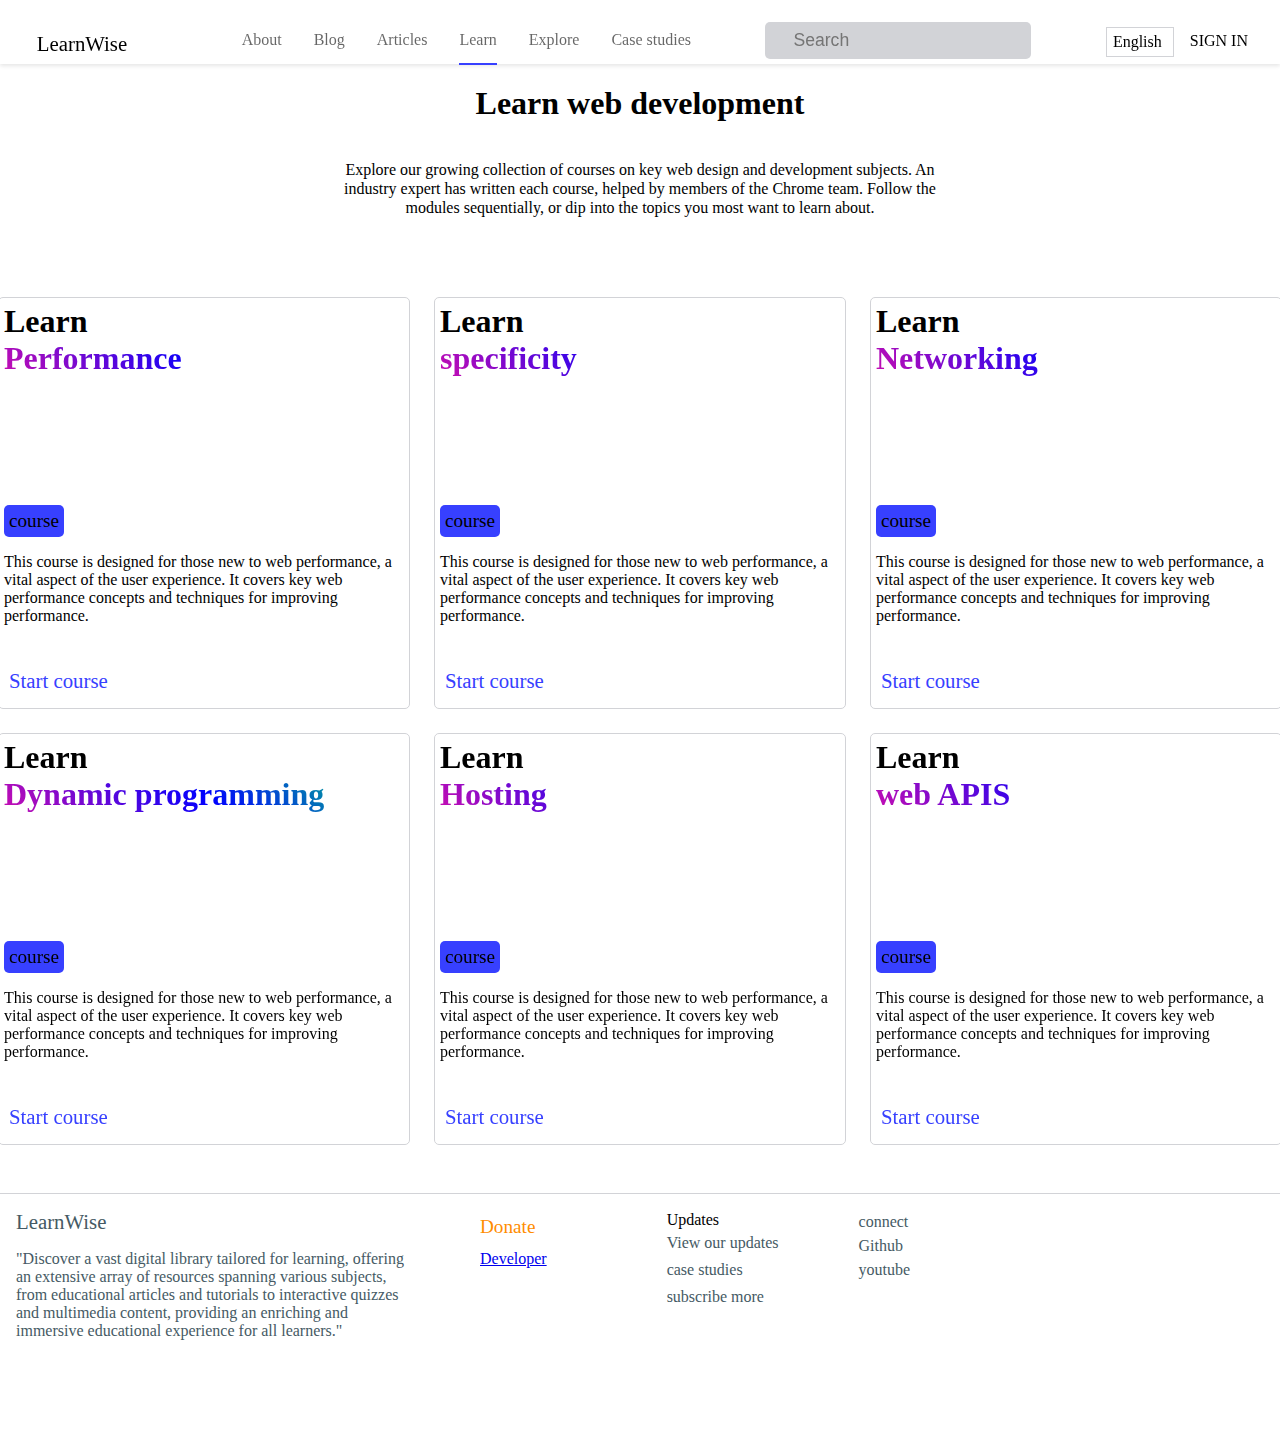
<file: OnlineLibrary/pages/index.html>
<!DOCTYPE html>
<html lang="en">

    <head>
        <meta charset="UTF-8">
        <meta name="viewport" content="width=device-width, initial-scale=1.0">
        <title>Document</title>

        <!--css styling index.scss-->
        <link rel="stylesheet" href="/OnlineLibrary/styles/index.css">

        <!-- page sections css link -->
        <link rel="stylesheet" href="/OnlineLibrary/styles/page_sections.css">

        <!-- footer css -->
        <link rel="stylesheet" href="/OnlineLibrary/styles/footer_css.css">

        <!-- font awesome link-->
        <link rel="stylesheet" href="https://cdnjs.cloudflare.com/ajax/libs/font-awesome/6.5.1/css/all.min.css"
            integrity="sha512-DTOQO9RWCH3ppGqcWaEA1BIZOC6xxalwEsw9c2QQeAIftl+Vegovlnee1c9QX4TctnWMn13TZye+giMm8e2LwA=="
            crossorigin="anonymous" referrerpolicy="no-referrer" />
    </head>

    <body>

        <!-- header navigation -->
        <div class="main-container">
            <nav class="navigation">

                <nav class="nav-content">
                    <div class="nav-content-items">
                        <div class="library-logo-icon">
                            <div class="library-icon">
                                <i class="fa-solid fa-book"></i>
                                <span class="library-title">LearnWise</span>
                            </div>
                        </div>
                        <ul class="navigation-items">
                            <li class="nav-item about-item "><a href="#">About</a></li>
                            <li class="nav-item blog-pages"><a href="#">Blog</a></li>
                            <li class="nav-item articles-pages"><a href="#">Articles</a></li>
                            <li class="nav-item learn-pages active-page"><a href="#">Learn</a></li>
                            <li class="nav-item explore-pages"><a href="#">Explore</a></li>
                            <li class="nav-item case-studies-pages"><a href="#">Case studies</a></li>
                        </ul>
                        <div class="search-box">
                            <i class="fa-solid fa-magnifying-glass search-tearm-icon"></i>

                            <input type="text" name="search-term" id="search-tearm" class="search-box"
                                placeholder="Search">
                        </div>
                        <div class="right-nav-content">
                            <div class="page-language">
                                <div class="lang-container">
                                    <span class="language-icon">
                                        <i class="fa-solid fa-globe"></i>
                                    </span>
                                    <span class="choose-language">English</span>
                                    <i class="fa-solid fa-greater-than choose-lang-icon"></i>
                                </div>
                                <div class="sign-in">Sign in</div>
                            </div>
                        </div>
                    </div>
                </nav>
            </nav>
            <main class="main-content">
                <!-- About section -->
                <section class="page-section about-section active"></section>

                <!-- Blog section -->
                <section class="page-section blog-section"></section>

                <!-- articles section -->
                <section class="page-section articles-section"></section>

                <!-- Learn section -->
                <section class="page-section learn-section">
                    <div class="page-content">
                        <div class="header page-content-top">
                            <h1 class="page-title">Learn web development</h1>
                            <p class="page-introduction">
                                Explore our growing collection of courses on key web design and development subjects. An
                                industry expert has written
                                each course, helped by members of the Chrome team. Follow the modules sequentially, or
                                dip into the topics you most want to learn about.
                            </p>
                        </div>

                        <div class="page-container-content">
                            <div class="course-container">
                                <div class="grid-container-title">
                                    Learn <span>Performance</span>
                                </div>

                                <div class="study-course">course</div>
                                <p class="para-description">
                                    This course is designed for those new to web performance, a vital aspect of the user
                                    experience. It covers key web
                                    performance concepts and techniques for improving performance.
                                </p>
                                <a href="" class="start-course-link">Start course</a>

                            </div>

                            <div class="course-container">
                                <div class="grid-container-title">
                                    Learn <span>specificity</span>
                                </div>

                                <div class="study-course">course</div>
                                <p class="para-description">
                                    This course is designed for those new to web performance, a vital aspect of the user
                                    experience. It covers key web
                                    performance concepts and techniques for improving performance.
                                </p>
                                <a href="" class="start-course-link">Start course</a>

                            </div>

                            <div class="course-container">
                                <div class="grid-container-title">
                                    Learn <span>Networking</span>
                                </div>

                                <div class="study-course">course</div>
                                <p class="para-description">
                                    This course is designed for those new to web performance, a vital aspect of the user
                                    experience. It covers key web
                                    performance concepts and techniques for improving performance.
                                </p>
                                <a href="" class="start-course-link">Start course</a>

                            </div>

                            <div class="course-container">
                                <div class="grid-container-title">
                                    Learn <span>Dynamic programming</span>
                                </div>

                                <div class="study-course">course</div>
                                <p class="para-description">
                                    This course is designed for those new to web performance, a vital aspect of the user
                                    experience. It covers key web
                                    performance concepts and techniques for improving performance.
                                </p>
                                <a href="" class="start-course-link">Start course</a>

                            </div>

                            <div class="course-container">
                                <div class="grid-container-title">
                                    Learn <span>Hosting</span>
                                </div>

                                <div class="study-course">course</div>
                                <p class="para-description">
                                    This course is designed for those new to web performance, a vital aspect of the user
                                    experience. It covers key web
                                    performance concepts and techniques for improving performance.
                                </p>
                                <a href="" class="start-course-link">Start course</a>

                            </div>

                            <div class="course-container">
                                <div class="grid-container-title">
                                    Learn <span>web APIS</span>
                                </div>

                                <div class="study-course">course</div>
                                <p class="para-description">
                                    This course is designed for those new to web performance, a vital aspect of the user
                                    experience. It covers key web
                                    performance concepts and techniques for improving performance.
                                </p>
                                <a href="" class="start-course-link">Start course</a>

                            </div>
                        </div>
                    </div>


        </div>
        </section>

        <!-- explore section -->
        <section class="page-section explore-section"></section>

        <!-- case studies section -->
        <section class="page-section case-studies-section"></section>

        </main>
        <iframe src="/OnlineLibrary/pages/footer.html" frameborder="0" width="100%" height="300"></iframe>

        </div>
    </body>

</html>
</file>
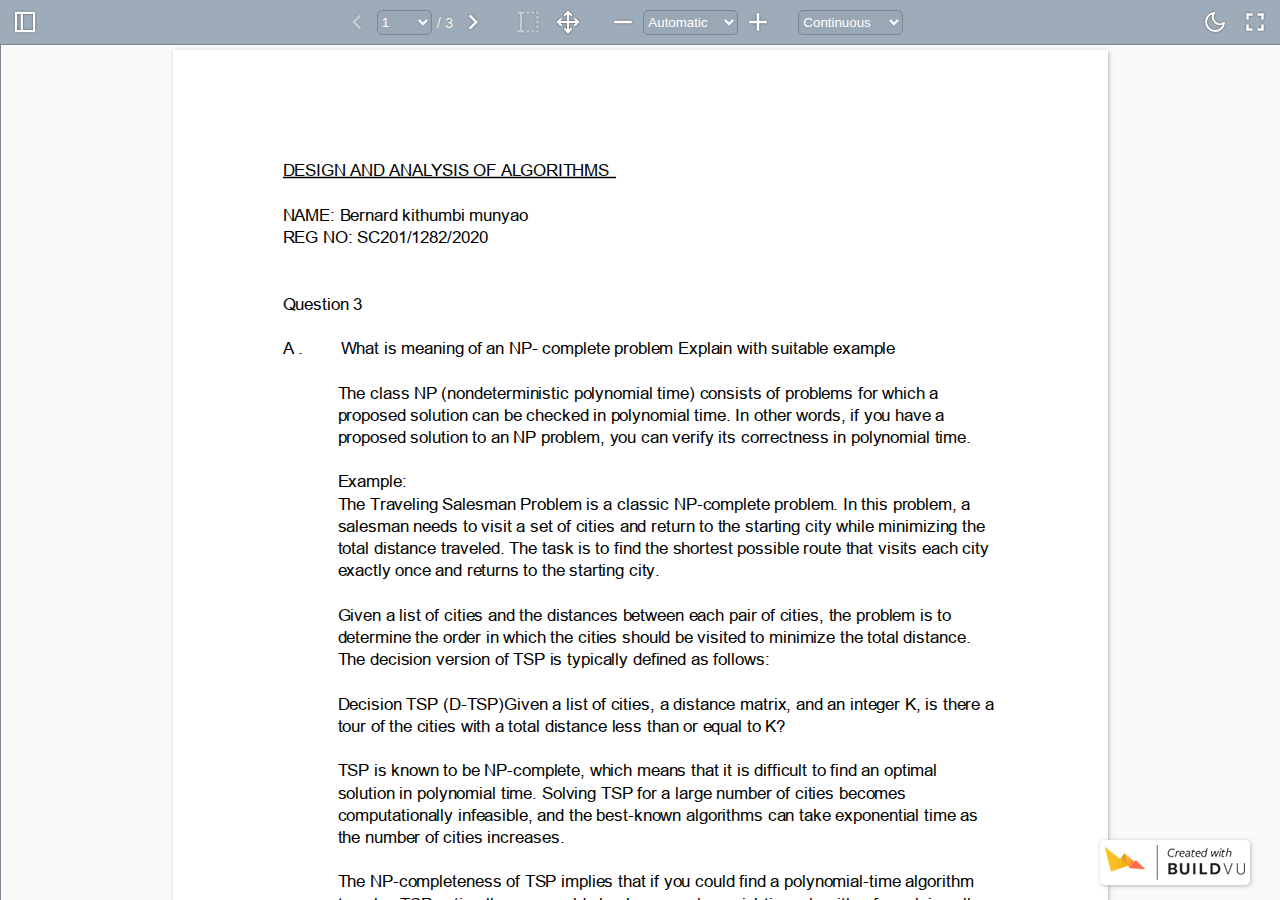
<file: OnlineLibrary/pdfs/sc201_1282_2020/index.html>
<!DOCTYPE html>
<html>
<head>
<!-- v3.3.2 -->
<meta http-equiv="X-UA-Compatible" content="IE=Edge" />
<meta charset="utf-8" />
<meta name="viewport" content="width=device-width, initial-scale=1" />
<title></title>
<style type="text/css">/* Layout Styles */ .page { display:block; position: relative; overflow: hidden; background-color: white; } .page[data-visible="true"].page[data-state="unloaded"]:after, .page[data-visible="true"].page[data-state="loading"]:after, .page[data-visible="true"].page[data-state="hidden"]:after { position: absolute; top: 50%; left: 50%; margin: -12px 0 0 -12px; border: 4px solid #bbb; border-top: 4px solid #3c9fe1; border-radius: 50%; width: 20px; height: 20px; animation: spin 1s linear infinite; content: ""; } .page-inner { -webkit-transform-origin: top left; -ms-transform-origin: top left; transform-origin: top left; } @keyframes spin { 0% { transform: rotate(0deg); } 100% { transform: rotate(360deg); } } #idrviewer { overflow: auto; line-height: 0; margin: 0; padding: 0; -webkit-overflow-scrolling: touch; } #overlay { width: 100%; height: 100%; position: absolute; z-index: 10; visibility: hidden; } #overlay.panning { visibility: visible; cursor: all-scroll; cursor: -moz-grab; cursor: -webkit-grab; cursor: grab; } #overlay.panning.mousedown { cursor: all-scroll; cursor: -moz-grabbing; cursor: -webkit-grabbing; cursor: grabbing; } /* Highlight Style */ .highlight { background-color: #FFFF0088; } .highlight.selected { background-color: #FFA50088; } /* Presentation Layout */ .layout-presentation .page { visibility: hidden; position: absolute; } .layout-presentation .page.current { visibility: visible !important; z-index: 1; /* Fix selection in IE/Edge */ } /* Continuous Layout */ .layout-continuous .page { margin: 0 auto 10px; } .layout-continuous .page:last-child { margin: 0 auto 0; } /* Magazine Layout */ .layout-magazine .page { visibility: hidden; position: absolute; } .layout-magazine .page.current { visibility: visible !important; z-index: 1; /* Fix selection in IE/Edge */ } /* Slide Transition */ .layout-presentation.transition-slide .page { -webkit-transition: opacity 0.2s, -webkit-transform 0.4s; transition: opacity 0.2s, transform 0.4s; opacity: 0; visibility: visible !important; } .layout-presentation.transition-slide .page.current { visibility: visible !important; opacity: 1; } .layout-presentation.transition-slide .page.after { visibility: visible !important; -webkit-transform: translateX(130%); transform: translateX(130%); -webkit-transition-delay: 0.1s, 0s; transition-delay: 0.1s, 0s; } .layout-presentation.transition-slide .page.before { visibility: visible !important; -webkit-transform: translateX(-130%); transform: translateX(-130%); -webkit-transition-delay: 0.1s, 0s; transition-delay: 0.1s, 0s; } .isR2L.layout-presentation.transition-slide .page.after { -webkit-transform: translateX(-130%); transform: translateX(-130%); } .isR2L.layout-presentation.transition-slide .page.before { -webkit-transform: translateX(130%); transform: translateX(130%); } /* Fade Transition */ .layout-presentation.transition-fade .page { -webkit-transition: visibility 0.5s, opacity 0.5s; transition: visibility 0.5s, opacity 0.5s; opacity: 1; } .layout-presentation.transition-fade .page.prev, .layout-presentation.transition-fade .page.next { opacity: 0; z-index: 2; } /* Flip Transition */ .layout-presentation.transition-flip > div > div { -webkit-transform-style: preserve-3d; transform-style: preserve-3d; -webkit-perspective: 1000px; perspective: 1000px; } .layout-presentation.transition-flip .page { -webkit-transition: -webkit-transform 0.5s; transition: transform 0.5s; -webkit-backface-visibility: hidden; backface-visibility: hidden; } .layout-presentation.transition-flip .page.before { -webkit-transform: rotateY(-180deg); transform: rotateY(-180deg); } .layout-presentation.transition-flip .page.after { -webkit-transform: rotateY(180deg); transform: rotateY(180deg); } .layout-presentation.transition-flip .next, .layout-presentation.transition-flip .prev { visibility: visible; } /* Throw Transition */ .layout-presentation.transition-throw .page { opacity: 0; -webkit-transition: -webkit-transform 0.5s, opacity 0.5s; transition: transform 0.5s, opacity 0.5s; -webkit-transition-timing-function: ease-out; transition-timing-function: ease-out; } .layout-presentation.transition-throw .page.current { visibility: visible !important; z-index: 3; opacity: 1; } .layout-presentation.transition-throw .page.prev { visibility: visible !important; opacity: 0; z-index: 4; } .layout-presentation.transition-throw .page.prev:nth-child(even) { -webkit-transform: translate(100%, -100%) rotate(240deg); transform: translate(100%, -100%) rotate(240deg); } .layout-presentation.transition-throw .page.prev:nth-child(odd) { -webkit-transform: translate(-100%, -100%) rotate(-240deg); transform: translate(-100%, -100%) rotate(-240deg); } .layout-presentation.transition-throw .page.next { visibility: visible !important; -webkit-transform: none; transform: none; opacity: 1; z-index: 2; } /* Magazine Transition */ .layout-magazine.transition-magazine > div > div { -webkit-transform-style: preserve-3d; transform-style: preserve-3d; -webkit-perspective: 3000px; perspective: 3000px; } .layout-magazine.transition-magazine .page { -webkit-transition: -webkit-transform 0.5s; transition: transform 0.5s; -webkit-backface-visibility: hidden; backface-visibility: hidden; } :not(.isR2L).layout-magazine.transition-magazine .page:nth-child(odd), .isR2L.layout-magazine.transition-magazine .page:nth-child(even) { -webkit-transform-origin: left top 0; transform-origin: left top 0; } :not(.isR2L).layout-magazine.transition-magazine .page:nth-child(even), .isR2L.layout-magazine.transition-magazine .page:nth-child(odd) { -webkit-transform-origin: right top 0; transform-origin: right top 0; } .layout-magazine.transition-magazine .page.current, :not(.isR2L).layout-magazine.transition-magazine .page.prev:nth-child(even), :not(.isR2L).layout-magazine.transition-magazine .page.next:nth-child(odd), :not(.isR2L).layout-magazine.transition-magazine .page.before:nth-child(even), :not(.isR2L).layout-magazine.transition-magazine .page.after:nth-child(odd), .isR2L.layout-magazine.transition-magazine .page.next:nth-child(odd), .isR2L.layout-magazine.transition-magazine .page.prev:nth-child(even), .isR2L.layout-magazine.transition-magazine .page.after:nth-child(odd), .isR2L.layout-magazine.transition-magazine .page.before:nth-child(even) { -webkit-transform: none !important; transform: none !important; } :not(.isR2L).layout-magazine.transition-magazine .page.before:nth-child(odd), :not(.isR2L).layout-magazine.transition-magazine .page.prev:nth-child(odd), .isR2L.layout-magazine.transition-magazine .page.after:nth-child(even), .isR2L.layout-magazine.transition-magazine .page.next:nth-child(even) { -webkit-transform: rotateY(-180deg); transform: rotateY(-180deg); z-index: 3; } :not(.isR2L).layout-magazine.transition-magazine .page.after:nth-child(even), :not(.isR2L).layout-magazine.transition-magazine .page.next:nth-child(even), .isR2L.layout-magazine.transition-magazine .page.before:nth-child(odd), .isR2L.layout-magazine.transition-magazine .page.prev:nth-child(odd){ -webkit-transform: rotateY(180deg); transform: rotateY(180deg); z-index: 3; } .layout-magazine.transition-magazine .page.prev, .layout-magazine.transition-magazine .page.next { visibility: visible; } .layout-magazine.transition-magazine .page.current { z-index: 2; } </style>
<style type="text/css">body { margin: 0; padding: 0; } /* Viewer panel */ #idrviewer { transition-timing-function: ease; transition-duration: 200ms; top: 45px; bottom: 0; left: 0; right: 0; position: absolute; } @media (min-width: 800px) { .sidebar-open #idrviewer { left: 350px; } } .light-theme #idrviewer { background: #fafafa none repeat scroll 0 0; } .dark-theme #idrviewer { background: #666 none repeat scroll 0 0; } .page { box-shadow: 1px 1px 4px rgba(120, 120, 120, 0.5); } /* Shared utilities */ .is-mobile .mobile-hidden { display: none; } .hidden { display: none; } /* Menu bars */ #controls { height: 44px; position: fixed; text-align: center; top: 0; left: 0; right: 0; display: flex; justify-content: space-between; } #controls > div { display: flex; align-self: center; } #controls-left { justify-content: start; padding-left: 5px; } #controls-center { justify-content: center; } #controls-right { justify-content: flex-end; padding-right: 5px; } #controls select { height: 25px; } .btn { border: 0 none; height: 30px; padding: 0; width: 30px; background-color: transparent; display: inline-block; margin: 0 5px 0; vertical-align: top; cursor: pointer; } .btn svg { filter: drop-shadow(0 0 1px #595959); } #pgCount { font-family: Arial,serif; font-size: 15px; margin-left: 5px; } #pgCount, .btn, #controls select { align-self: center; color: white; fill: currentColor; } #controls select { border-radius: 5px; } #btnSelect, #btnZoomOut, #btnView { margin-left: 20px; } #btnGo { width: 55px; } #btnView { width: 105px; } #btnZoom { width: 95px; } body:fullscreen .icon-fullscreen, body:not(:fullscreen) .icon-fullscreen-exit { display: none; } .light-theme .icon-theme-light, .dark-theme .icon-theme-dark { display: none; } #btnSideToggle, #btnBookmarks, #btnSearch, #btnSelect { padding: 2px; } #btnThemeToggle, #btnThumbnails, #btnMove { padding: 3px; } .light-theme .controls { background: #9eacba none repeat scroll 0 0; border-bottom: 1px solid #7b8793; } .dark-theme .controls { background: #444 none repeat scroll 0 0; border-bottom: 1px solid #000; } .light-theme #pgCount, .light-theme .btn { text-shadow: 0 0 1px #595959; } .dark-theme #pgCount { opacity: 0.8; } .dark-theme .btn { opacity: 0.7; } .light-theme .btn:hover { opacity: 0.6; } .dark-theme .btn:hover { opacity: 0.95; } .light-theme .btn.disabled { opacity: 0.4; } .dark-theme .btn.disabled { opacity: 0.2; } .light-theme #controls select { background-color: #9aa8b6; border: 1px solid #7b8793; } .dark-theme #controls select { background-color: #656565; border: 1px solid #000; } /* Sidebar */ #sidebar { transition-timing-function: ease; transition-duration: 200ms; top: 45px; bottom: 0; position: absolute; overflow: hidden; z-index: 999; left: -350px; width: 350px; } .sidebar-open #sidebar { left: 0; } #sidebar-controls { height: 44px; display: flex; padding-left: 5px; } #sidebar-content { top: 45px; bottom: 0; left: 0; right: 0; position: absolute; background-color: #eee; } #sidebar-content>div { overflow-y: scroll; -webkit-overflow-scrolling: touch; height: 100%; } .light-theme #sidebar { border-right: 1px solid #7b8793; } .dark-theme #sidebar { border-right: 1px solid #000; } /* Thumbnails panel */ .thumbnail { cursor: pointer; display: block; padding: 8px 0; margin: 0 auto; text-align: center; } .thumbnail img{ max-width: 160px; max-height: 100%; border-radius: 5px; border: 1px solid #bbb; } .currentPageThumbnail, .thumbnail:hover { background-color: #ddd; } .currentPageThumbnail img, .thumbnail:hover img { border: 1px solid #999; } .spinner { border: 6px solid #bbb; border-top: 6px solid #3c9fe1; border-radius: 50%; width: 30px; height: 30px; margin: 0 auto; } .spinning { animation: spin 1s linear infinite; } @keyframes spin { 0% { transform: rotate(0deg); } 100% { transform: rotate(360deg); } } /* Bookmarks panel */ #bookmarks-panel .bookmark-container { padding: 0; margin: 5px 0; font-family: Arial,serif; font-size: 15px; } #bookmarks-panel .bookmark-container .bookmark-item { margin: 0 5px 0 20px; position: relative; } #bookmarks-panel .bookmark-container .bookmark-item.parent > .toggle { display: list-item; position: absolute; left: -18px; border-radius: 4px; /* To centre the list marker inside this element, as it has an unchangeable 6px right margin, we'll compensate by setting a 6px left padding in here */ padding-left: 6px; width: fit-content; list-style-position: inside; list-style-type: disclosure-closed; /* Needed to align the marker vertically with the text */ line-height: 1.7; cursor: pointer; } #bookmarks-panel .bookmark-container .bookmark-item.parent.open > .toggle { list-style-type: disclosure-open; } #bookmarks-panel .bookmark-container .bookmark-item.parent .bookmark-container { display: none; } #bookmarks-panel .bookmark-container .bookmark-item.parent.open > .bookmark-container { display: initial; } #bookmarks-panel .bookmark-container .bookmark-item a { border-radius: 4px; padding: 5px; display: list-item; list-style-type: none; color: #333; text-decoration: none; cursor: pointer; } #bookmarks-panel .bookmark-container .bookmark-item .toggle:hover, #bookmarks-panel .bookmark-container .bookmark-item a:hover { background-color: #ddd; } /* Search panel */ #search-panel { font-family: Arial, sans-serif; font-size: 14px; } #search-panel * { color: #333; } #search-panel .searchOption *, #search-panel #searchResults, #search-panel #searchResults a { margin: 5px; } #search-panel .search-head-wrap { display: flex; flex-direction: column; position: sticky; top: 0; background-color: #eee; } #search-panel .search-head-wrap .search-input-wrap { display: flex; align-items: center; width: 288px; height: 30px; margin: 20px auto 10px; border-radius: 5px; border: 1px solid #666; color: black; background-color: white; } #search-panel .search-head-wrap .search-input-wrap #searchInput { display: block; flex-grow: 1; padding: 5px; min-width: 0; border: unset; background-color: unset; } #search-panel .search-head-wrap .search-input-wrap #searchInput:focus-visible { border: unset; outline: unset; } #search-panel .search-head-wrap .search-input-wrap .search-count { display: flex; flex-wrap: nowrap; flex-direction: row; margin-right: 5px; cursor: default; user-select: none; font-size: 15px; } #search-panel .search-head-wrap .search-input-wrap #searchNavWrap { display: contents; height: 100%; } #search-panel .search-head-wrap .search-input-wrap #searchNavWrap button { width: auto; height: 100%; padding: unset; background-color: unset; border: unset; } #search-panel .search-head-wrap .search-input-wrap #searchNavWrap button:hover { background-color: rgba(0, 0, 0, 0.2); } #search-panel .search-head-wrap .search-input-wrap #searchNavWrap button:disabled { cursor: default; fill: #666666; background-color: rgba(0, 0, 0, 0.1); } #search-panel .search-head-wrap .search-input-wrap #searchNavWrap button:disabled:hover { background-color: rgba(0, 0, 0, 0.1); } #search-panel .search-head-wrap .search-input-wrap #searchNavWrap button svg { width: auto; height: 100%; flex: none; } #search-panel .search-head-wrap .searchOption { margin: 0 20px; display: block; } #search-panel hr { margin: 18px 5px 0; } #search-panel .result { text-decoration: none; display: block; word-wrap: break-word; } #search-panel .result:hover { background-color: #ddd; } /* Print styles */ @media print { #controls { display: none; } #idrviewer { overflow: visible; } .page { box-shadow: none; } .page:not([data-state="loaded"]) { display: none; } } </style>
<script defer>(()=>{var e={876:()=>{!function(){"use strict";if("file:"===location.protocol)return void console.log("Annotations functionality is not available when loading from the file:// protocol.");const e=function(){const e={},t=[];let n,o,r=[];const i=function(e){const r=document.getElementById("page"+e),i=document.createElement("div");i.className="page-inner",i.setAttribute("style","position: absolute; pointer-events: none;"),i.style.width=r.style.width,i.style.height=r.style.height,r.appendChild(i),t[e]=i;for(let t=0;t<n.length;t++)if(n[t].page===e){const e=n[t].annotations;for(let t=0;t<e.length;t++)a(i,e[t],o)}};let a;return IDRViewer.on("ready",(function(e){o=e;const t=e.url||"",a=new XMLHttpRequest;a.open("GET",t+"annotations.json",!0),a.onload=function(){a.status>=200&&a.status<400&&(n=JSON.parse(a.responseText).pages,function(){if(r.length){for(let e=0;e<r.length;e++)i(r[e]);r=[]}}())},a.send()})),IDRViewer.on("pageload",(function(e){n?i(e.page):r.push(e.page)})),IDRViewer.on("pageunload",(function(e){t[e.page]&&(t[e.page].parentNode.removeChild(t[e.page]),t[e.page]=null)})),e.setLoadFunction=function(e){a=e},e}(),t=function(){const e={},t={click:[],mouseover:[],mouseout:[],touchstart:[],setup:[]};return e.register=function(e,n,o){for(let r=0;r<e.length;r++)for(let i=0;i<n.length;i++)t[n[i]].push({type:e[r],handler:o})},e.onclick=function(e,n){for(let o=0;o<t.click.length;o++)e.type===t.click[o].type&&t.click[o].handler.onclick.apply(this,[e,n])},e.onmouseover=function(e,n){for(let o=0;o<t.mouseover.length;o++)e.type===t.mouseover[o].type&&t.mouseover[o].handler.onmouseover.apply(this,[e,n])},e.onmouseout=function(e,n){for(let o=0;o<t.mouseout.length;o++)e.type===t.mouseout[o].type&&t.mouseout[o].handler.onmouseout.apply(this,[e,n])},e.ontouchstart=function(e,n){for(let o=0;o<t.touchstart.length;o++)e.type===t.touchstart[o].type&&t.touchstart[o].handler.ontouchstart.apply(this,[e,n])},e.onsetup=function(e,n){for(let o=0;o<t.setup.length;o++)e.type===t.setup[o].type&&t.setup[o].handler.onsetup.apply(this,[e,n])},e}(),n=function(){let e,t;return{play:function(n,o){e&&!e.ended&&!e.paused&&(e.pause(),o===t)||(t=o,e=new Audio(n),e.play())}}}();!function(){const e={};let o;IDRViewer.on("ready",(function(e){o=e.pagecount})),e.onsetup=function(e){if(e.action&&"URI"===e.action.type){const t=document.createElement("a");t.href=e.action.uri,t.title=e.action.uri,t.target="_blank",t.style.position="absolute",t.style.width="100%",t.style.height="100%",this.appendChild(t)}},e.onmouseout=function(){this.style.backgroundColor=""},e.onmouseover=function(e){this.style.backgroundColor="rgba(255, 255, 0, 0.25)",e.action&&"URI"!==e.action.type&&(this.style.cursor="pointer")},e.onclick=function(e,t){if(e.action)switch(e.action.type){case"GoTo":IDRViewer.goToPage(e.action.page,e.action.zoom);break;case"Named":switch(e.action.name){case"NextPage":IDRViewer.next();break;case"PrevPage":IDRViewer.prev();break;case"FirstPage":IDRViewer.goToPage(1);break;case"LastPage":o&&IDRViewer.goToPage(o)}break;case"Sound":n.play((t.url||"")+e.action.sound,e.objref);break;case"Launch":t.enableLaunchActions&&window.open("../"+e.action.target,"_blank")}},t.register(["Link","Widget","TextLink"],["click","mouseover","mouseout","setup"],e)}(),function(){const e={onmouseover:function(){this.style.cursor="pointer"},onclick:function(e,t){e.sound&&n.play((t.url||"")+e.sound,e.objref)}};t.register(["Sound"],["click","mouseover"],e)}(),function(){const e={onmouseover:function(){this.style.cursor="pointer"},onclick:function(e,t){const n=document.createElement("a");n.href=(t.url||"")+e.attachment,n.download=e.filename,n.target="_blank",document.body.appendChild(n),n.click(),document.body.removeChild(n)}};t.register(["FileAttachment"],["click","mouseover"],e)}(),function(){const e={};let n,o;const r=function(e){if(e.contents&&e.objref){const t=document.querySelector("[data-objref='"+e.objref+"']").getBoundingClientRect(),n=(t.right-t.left)/2+t.left,o=t.bottom,r=document.createElement("div");r.dataset.parentRef=e.objref,r.setAttribute("style","position: fixed; width: 300px; min-height: 200px; left: "+(n-150)+"px; top: "+(o+5)+"px; background-color: #FFFFEF; border-radius: 10px; border: 1px #bbb solid; padding: 10px; box-sizing: border-box; font-family: Arial;");const i=document.createElement("p");e.title&&(i.innerText=e.title),i.setAttribute("style","font-weight: bold; margin: 0;");const a=document.createElement("p");return e.contents&&(a.innerText=e.contents),r.appendChild(i),r.appendChild(a),document.body.appendChild(r),r}return null};e.onmouseover=function(e){o||(n?(n.parentNode.removeChild(n),n=null):n=r(e))},e.onmouseout=function(){n&&(n.parentNode.removeChild(n),n=null)},e.onclick=function(e){if(o)if(n){const t=n.dataset.parentRef;n.parentNode.removeChild(n),n=null,t!==e.objref&&(n=r(e))}else n=r(e)},e.ontouchstart=function(){o=!0},t.register(["Text","Line","Square","Circle","Polygon","PolyLine","Highlight","Underline","Squiggly","StrikeOut","Stamp","Caret","Ink","FileAttachment","Redact","Projection"],["click","mouseover","mouseout","touchstart"],e)}(),function(){const e={onmouseover:function(){this.style.cursor="pointer"},onclick:function(e,t){if(e.richmedia.length){const n=e.richmedia[0].type.startsWith("video"),o=document.createElement(n?"video":"audio");o.setAttribute("style","position: absolute; object-fit: fill; pointer-events: auto;"),o.setAttribute("controls",""),o.setAttribute("autoplay",""),o.style.left=e.bounds[0]+"px",o.style.top=e.bounds[1]+"px",n?o.style.width=e.bounds[2]+"px":o.style.minWidth=e.bounds[2]+"px",o.style.height=e.bounds[3]+"px",o.title=e.type,o.dataset.objref=e.objref;for(let n=0;n<e.richmedia.length;n++){const r=document.createElement("source");r.setAttribute("src",(t.url||"")+e.richmedia[n].src),r.setAttribute("type",e.richmedia[n].type),o.appendChild(r)}this.parentNode.replaceChild(o,this)}}};t.register(["RichMedia"],["click","mouseover"],e)}(),function(){const e={onmouseover:function(){this.style.cursor="pointer"},onclick:function(e,t){var n;e.action&&("video/mp4"===(n=e.action.media.type)||"audio/mpeg"===n?function(e,t){const n=document.createElement(e.action.media.type.substr(0,5));if(n.setAttribute("style","position: absolute; pointer-events: auto;"),n.setAttribute("controls","controls"),n.style.left=e.bounds[0]+"px",n.style.top=e.bounds[1]+"px",n.title=e.type,n.dataset.objref=e.objref,"video/mp4"===e.action.media.type){n.style.objectFit="fill",n.style.width=e.bounds[2]+"px",n.style.height=e.bounds[3]+"px";const o=document.createElement("source");o.setAttribute("src",(t.url||"")+e.action.media.src),o.setAttribute("type",e.action.media.type),n.appendChild(o)}else"audio/mpeg"===e.action.media.type&&n.setAttribute("src",(t.url||"")+e.action.media.src);this.parentNode.replaceChild(n,this),n.play()}(e,t):function(e,t){const n=document.createElement("a");n.href=(t.url||"")+e.action.media.src,e.action.media.filename&&(console.log(JSON.stringify(e.action.media)),n.download=e.action.media.filename),n.target="_blank",document.body.appendChild(n),n.click(),document.body.removeChild(n)}(e,t))}};t.register(["Screen"],["click","mouseover"],e)}(),e.setLoadFunction((function(e,n,o){const r=document.createElement("div");r.setAttribute("style","position: absolute; pointer-events: auto; -webkit-user-select: none;"),r.style.left=n.bounds[0]+"px",r.style.top=n.bounds[1]+"px",r.style.width=n.bounds[2]+"px",r.style.height=n.bounds[3]+"px",n.objref&&(r.dataset.objref=n.objref),n.appearance&&(r.style.backgroundImage="url('"+n.appearance+"')",r.style.backgroundSize="100% 100%"),e.appendChild(r),r.addEventListener("click",(function(){t.onclick.apply(this,[n,o])})),r.addEventListener("mouseover",(function(){t.onmouseover.apply(this,[n,o])})),r.addEventListener("mouseout",(function(){t.onmouseout.apply(this,[n,o])})),r.addEventListener("touchstart",(function(){t.ontouchstart.apply(this,[n,o])})),t.onsetup.apply(r,[n,o])}))}()},334:()=>{!function(){"use strict";const e={isFullscreenEnabled:function(){return document.fullscreenEnabled||document.msFullscreenEnabled||document.mozFullScreenEnabled||document.webkitFullscreenEnabled},isFullscreen:function(){return!!(document.fullscreenElement||document.msFullscreenElement||document.mozFullScreenElement||document.webkitFullscreenElement)},toggleFullScreen:function(){this.isFullscreen()?(document.exitFullscreen||document.msExitFullscreen||document.mozCancelFullScreen||document.webkitCancelFullScreen).call(document):(document.body.requestFullscreen||document.body.msRequestFullscreen||document.body.mozRequestFullScreen||document.body.webkitRequestFullscreen).call(document.body)}};for(let t in e)e.hasOwnProperty(t)&&(IDRViewer[t]=e[t]);["fullscreenchange","MSFullscreenChange","mozfullscreenchange","webkitfullscreenchange"].forEach((function(t){document.addEventListener(t,(function(){IDRViewer.fire("fullscreenchange",{isFullscreen:e.isFullscreen()})}))}))}()},800:(e,t)=>{var n;!function(){"use strict";const o={LAYOUT_PRESENTATION:"presentation",LAYOUT_MAGAZINE:"magazine",LAYOUT_CONTINUOUS:"continuous",SELECT_SELECT:"select",SELECT_PAN:"pan",ZOOM_SPECIFIC:"specific",ZOOM_ACTUALSIZE:"actualsize",ZOOM_FITWIDTH:"fitwidth",ZOOM_FITHEIGHT:"fitheight",ZOOM_FITPAGE:"fitpage",ZOOM_AUTO:"auto"};let r,i,a,s,l,c,u=1,d=0,h=!1;const g=[];o.setup=function(e){e||(e=IDRViewer.config),h=!0,s=e.bounds,d=e.pagecount,l=void 0!==e.paddingX?e.paddingX:5,c=void 0!==e.paddingY?e.paddingY:5,(u<1||u>d)&&(u=1),i=document.getElementById("idrviewer");const t=document.createElement("div");t.style.position="relative",t.style.display="inline-block",t.style.verticalAlign="middle",t.style.minWidth="100%",t.style.lineHeight="normal",t.style.overflow="hidden",i.appendChild(t),r=document.createElement("div"),r.id="contentContainer",r.style.transform="translateZ(0)",r.style.padding=c+"px "+l+"px",t.appendChild(r);for(let e=1;e<=d;e++){const t=document.createElement("div");t.id="page"+e,t.setAttribute("style","width: "+s[e-1][0]+"px; height: "+s[e-1][1]+"px;"),t.className="page",r.appendChild(t),g[e]=t}b.setup(),p.setup(),f.setup(e.pageType,e.url),m.setup(!!e.isR2L),v.setup(),a.goToPage(u),p.setPage(u,!0);const n={selectMode:b.currentSelectMode,isMobile:/Android|webOS|iPhone|iPad|iPod|BlackBerry|IEMobile|Opera Mini/i.test(navigator.userAgent),layout:a.toString(),availableLayouts:m.getAvailableLayouts(),isFirstPage:1===u,isLastPage:a.isLastPage(u)};for(let t in e)e.hasOwnProperty(t)&&(n[t]=e[t]);n.page=u,o.fire("ready",n)};const f=function(){const e={},t="file:"===location.protocol,n=[];let o,r,i,a=!1,l="";e.setup=function(e,n){i="svgz"===e,r=i||"svg"===e,n&&(l=n),t&&!r&&console.log("Cannot load pages using AJAX over the file:// protocol. Falling back to iframes (some features may not be available).");const a=document.createElement("style");a.setAttribute("type","text/css"),document.head.appendChild(a),o=a.sheet,r&&window.addEventListener("mousedown",(function(e){0===e.button&&u(window)}))},e.clearSelection=function(){r?u(window):c(window)};const c=function(e){try{e.getSelection?e.getSelection().empty?e.getSelection().empty():e.getSelection().removeAllRanges&&e.getSelection().removeAllRanges():e.document.selection&&e.document.selection.empty()}catch(e){}},u=function(e){try{c(e);for(let e=1;e<=d;e++)p.isVisible(e)&&c(g[e].firstChild.contentDocument)}catch(e){}},h=function(e,t){const n=document.createElement("iframe");n.setAttribute("class","page-inner"),n.setAttribute("src",l+e+".html"),n.setAttribute("tabindex","-1"),n.setAttribute("style","width: "+s[e-1][0]+"px; height: "+s[e-1][1]+"px; position: absolute; border: 0;"),n.onload=t,g[e].appendChild(n)};return e.show=function(e){g[e].firstChild.style.display="block"},e.hide=function(e){g[e].firstChild.style.display="none"},e.load=function(e,c){r?function(e,t){const n=function(){this.removeEventListener("load",n);try{this.contentDocument.addEventListener("mousedown",(function(e){0===e.button&&u(window)}))}catch(e){}t()},o=document.createElement("object");o.setAttribute("width",""+s[e-1][0]),o.setAttribute("height",""+s[e-1][1]),o.setAttribute("data",l+e+(i?".svgz":".svg")),o.setAttribute("type","image/svg+xml"),o.setAttribute("class","page-inner"),o.setAttribute("style","position: absolute"),o.addEventListener("load",n),g[e].appendChild(o)}(e,c):t?h(e,c):function(e,t){const r=new XMLHttpRequest;r.open("GET",l+e+".html",!0),r.onload=function(){r.status>=200&&r.status<400?function(e,t,r){const i=document.createElement("div");i.innerHTML=e;const s=i.querySelector("#p"+t);s.style.margin="0",s.style.overflow="hidden",s.style.position="absolute";const c=function(){this&&this.removeEventListener("load",c),r()},u=s.querySelector("#pdf"+t);u.setAttribute("tabindex","-1");const d=u.getAttribute("data")||u.getAttribute("src");if(d&&u.addEventListener("load",c),l){let e=u.getAttribute("data");e?u.setAttribute("data",l+e):(e=u.getAttribute("src"),e&&-1===e.indexOf("base64")&&u.setAttribute("src",l+e))}const h=s.querySelector("#fonts"+t);if(h){const e=h.innerHTML;h.parentNode.removeChild(h),e.match(/@font-face\s*{[\s\S]*?}/g).forEach((function(e){-1===n.indexOf(e)&&(n.push(e),o.insertRule(e.replace('url("','url("'+l),o.cssRules.length))}))}const f=s.querySelector(".shared-css");f&&(f.parentNode.removeChild(f),a||(document.head.appendChild(f),a=!0)),y.addClass(s,"page-inner"),g[t].appendChild(s),d||c()}(r.responseText,e,t):h(e,t)},r.onerror=function(){h(e,t)},r.send()}(e,c)},e.unload=function(e){g[e].removeChild(g[e].firstChild)},e}(),p=function(){const e="loading",t="hidden",n="unloaded",r="loaded",i={},a=[];let s,l,c,u=0,h=0;i.setup=function(){c=d;for(let e=1;e<=d;e++)a[e]=n,g[e].dataset.state=n};const p=function(e,t){m(a[e],t),a[e]=t,g[e].dataset.state=t},m=function(o,i){switch(o){case e:u--;break;case r:h--;break;case t:break;case n:c--}switch(i){case e:u++;break;case r:h++;break;case t:break;case n:c++}},b=function(e){return a[e]===r},v=function(e){return a[e]===r||a[e]===t},y=function(e){a[e]===r&&(p(e,t),f.hide(e))},T=function(i){if(a[i]===t&&(p(i,r),f.show(i)),a[i]===n){p(i,e);const t=function(){p(i,r),o.fire("pageload",{page:i})};f.load(i,t)}},w=function(e){a[e]!==r&&a[e]!==t||(p(e,n),f.unload(e),o.fire("pageunload",{page:e}))},x=function(){if(T(s),u<2)for(let e=1;e<10&&(E(s-e)&&(b(s-e)||T(s-e)),2!==u)&&(E(s+e)&&(b(s+e)||T(s+e)),2!==u);e++);let e=1,t=d;for(;h+u>20;)s-e>t-s?(b(e)&&y(e),e++):(b(t)&&y(t),t--);for(e=1,t=d;d-c>50;)s-e>t-s?(v(e)&&w(e),e++):(v(t)&&w(t),t--);l=setTimeout(x,500)},E=function(e){return e>=1&&e<=d};return i.setPage=function(e,t){s=e,t&&T(e),clearTimeout(l),l=setTimeout(x,500)},i.stopLoading=function(){clearTimeout(l),l=setTimeout(x,500)},i.hide=y,i.isVisible=b,i}(),m=function(){const e={},t={};let n,r=!0,l=!1;return e.setup=function(e){l=e;for(let e=0;e<d;e++)if(s[e][0]!==s[0][0]||s[e][1]!==s[0][1]){r=!1;break}a=t[n]||t[IDRViewer.LAYOUT_CONTINUOUS],a.setup(r,l),y.addClass(i,"layout-"+a.toString()),l&&y.addClass(i,"isR2L")},e.setLayout=function(e){a.unload(),y.removeClass(i,"layout-"+a.toString()),a=t[e],a.setup(r,l),y.addClass(i,"layout-"+a.toString()),v.updateZoom(IDRViewer.ZOOM_AUTO),a.goToPage(u),o.fire("layoutchange",{layout:e})},e.addLayout=function(e,n){t[e]=n},e.setDefault=function(e){n=e},e.getAvailableLayouts=function(){return Object.keys(t)},e.updatePage=function(e){u!=e&&(u=e,p.setPage(e),o.fire("pagechange",{page:u,pagecount:d,isFirstPage:1===u,isLastPage:a.isLastPage(e)}))},e}();m.addLayout(o.LAYOUT_PRESENTATION,function(){const e={};let t;e.setup=function(e){t=e},e.unload=function(){for(let e=1;e<=d;e++)g[e].style.marginLeft="",g[e].style.marginTop="",y.removeClass(g[e],"current","prev","next","before","after");r.style.width="",r.style.height=""},e.goToPage=function(o){m.updatePage(o),t||v.updateZoom(),i.scrollTop=0,n(o),e.updateLayout()},e.getVisiblePages=function(){return[u]};const n=function(e){for(let t=1;t<=d;t++)y.removeClass(g[t],"current","prev","next","before","after"),delete g[t].dataset.visible,t<e?y.addClass(g[t],"before"):t>e&&y.addClass(g[t],"after");y.addClass(g[e],"current"),g[e].dataset.visible="true",e-1>=1&&y.addClass(g[e-1],"prev"),e+1<=d&&y.addClass(g[e+1],"next")};return e.updateLayout=function(){const e=v.getZoom(),t=Math.floor(s[u-1][0]*e);let n=0,o=i.clientWidth-2*l;o>t?n=(o-t)/2:o=t;const a=Math.floor(s[u-1][1]*e);let h=0,f=i.clientHeight-2*c;f>a?h=(f-a)/2:f=a,r.style.width=o+"px",r.style.height=f+"px";for(let e=1;e<=d;e++)g[e].style.marginLeft=n+"px",g[e].style.marginTop=h+"px"},e.isLastPage=function(e){return e===d},e.getZoomBounds=function(){return{width:s[u-1][0],height:s[u-1][1]}},e.getAutoZoom=function(e,t){return Math.min(e,t)},e.next=function(){o.goToPage(u+1)},e.prev=function(){o.goToPage(u-1)},e.toString=function(){return IDRViewer.LAYOUT_PRESENTATION},e}()),m.addLayout(o.LAYOUT_MAGAZINE,function(){const e={};let t,n;function a(e){return e>1&&e<d}e.setup=function(e,o){t=e,n=o},e.unload=function(){for(let e=1;e<=d;e++)g[e].style.marginLeft="",g[e].style.marginTop="",y.removeClass(g[e],"current","prev","next","before","after");r.style.width="",r.style.height=""},e.goToPage=function(n){1!==n&&n%2!=0&&(n-=1),m.updatePage(n),t||v.updateZoom(),h(n),e.updateLayout()},e.getVisiblePages=function(){const e=[u];return a(u)&&e.push(u+1),e};const h=function(e){for(let e=1;e<=d;e++)y.removeClass(g[e],"current","prev","next","before","after"),delete g[e].dataset.visible;if(y.addClass(g[e],"current"),g[e].dataset.visible="true",a(e)&&(y.addClass(g[e+1],"current"),g[e+1].dataset.visible="true"),1==e&&(e=0),e+2<=d&&(y.addClass(g[e+2],"next"),e+3<=d&&y.addClass(g[e+3],"next")),e-1>0&&(y.addClass(g[e-1],"prev"),e-2>0&&y.addClass(g[e-2],"prev")),e+4<=d)for(let t=e+4;t<=d;t++)y.addClass(g[t],"after");if(e-3>0)for(let t=e-3;t>0;t--)y.addClass(g[t],"before")};return e.updateLayout=function(){const e=a(u),t=v.getZoom(),o=Math.floor(s[u-1][0]*t),h=e?Math.floor(s[u][0]*t):o,f=2*Math.max(o,h),p=Math.max(f,i.clientWidth-2*l),m=Math.floor(p/2);let b=m,y=m;n?y-=h:b-=o;const T=Math.floor(s[u-1][1]*t),w=e?Math.floor(s[u][1]*t):T,x=Math.max(T,w,i.clientHeight-2*c),E=Math.floor((x-(n?w:T))/2),L=Math.floor((x-(n?T:w))/2);r.style.width=p+"px",r.style.height=x+"px",g[1].style.marginLeft=y+"px",g[1].style.marginTop=L+"px";for(let e=2;e<=d;e+=2)g[e].style.marginLeft=b+"px",g[e].style.marginTop=E+"px",e<d&&(g[e+1].style.marginLeft=y+"px",g[e+1].style.marginTop=L+"px")},e.isLastPage=function(e){return e+(1==e?1:2)>d},e.getZoomBounds=function(){const e=a(u),t=Math.floor(s[u-1][0]),n=e?Math.floor(s[u][0]):0,o=Math.floor(s[u-1][1]),r=e?Math.floor(s[u][1]):0;return{width:2*Math.max(t,n),height:Math.max(o,r)}},e.getAutoZoom=function(e,t){return Math.min(e,t)},e.next=function(){o.goToPage(u+(1==u?1:2))},e.prev=function(){o.goToPage(u-1)},e.toString=function(){return IDRViewer.LAYOUT_MAGAZINE},e}()),m.addLayout(o.LAYOUT_CONTINUOUS,function(){const e={};let t=0,n=0,r=[];e.setup=function(){i.addEventListener("scroll",a);for(let e=0;e<d;e++)s[e][0]>t&&(t=s[e][0]),s[e][1]>n&&(n=s[e][1])},e.unload=function(){i.removeEventListener("scroll",a)};const a=function(){p.stopLoading(),h()},h=function(){let e,t;if(g[1].getBoundingClientRect().top>0)m.updatePage(1);else for(e=1;e<=d;e++){const n=g[e].getBoundingClientRect();t=n.top;const o=n.bottom-n.top;if(t<=.25*o&&t>.5*-o){m.updatePage(e);break}}f()},f=function(){let e,t;r.forEach((e=>{delete g[e].dataset.visible})),r=[u];const n=i.clientHeight,o=function(e){return t=g[e].getBoundingClientRect(),t.bottom>0&&t.top<n};for(e=u-1;e>=1&&o(e);e--)r.push(e);for(e=u+1;e<=d&&o(e);e++)r.push(e);r.forEach((e=>{g[e].dataset.visible="true"}))};return e.goToPage=function(e,t){let n=0;if(t){const o=t.split(" ");switch(o[0]){case"XYZ":n=Number(o[2]);break;case"FitH":case"FitBH":n=Number(o[1]);break;case"FitR":n=Number(o[4])}(isNaN(n)||n<0||n>s[e-1][1])&&(n=0),0!==n&&(n=s[e-1][1]-n)}const o=v.getZoom();i.scrollTop=g[e].offsetTop-c+n*o,m.updatePage(e),f()},e.getVisiblePages=function(){return r},e.updateLayout=function(){f()},e.isLastPage=function(e){return e===d},e.getZoomBounds=function(){return{width:t,height:n}},e.getAutoZoom=function(t){return e.getZoomBounds().width>i.clientWidth-2*l?t:1},e.next=function(){o.goToPage(u+1)},e.prev=function(){o.goToPage(u-1)},e.toString=function(){return IDRViewer.LAYOUT_CONTINUOUS},e}());const b=function(){const e={};let t,n,a,s,l=!1;e.setup=function(){switch(s=document.createElement("div"),s.id="overlay",r.parentNode.insertBefore(s,r),a){case IDRViewer.SELECT_PAN:case IDRViewer.SELECT_SELECT:break;default:a=IDRViewer.SELECT_SELECT}this.currentSelectMode=a,this.currentSelectMode==o.SELECT_SELECT?e.enableTextSelection():e.enablePanning()},e.enableTextSelection=function(){this.currentSelectMode=o.SELECT_SELECT,y.removeClass(s,"panning"),s.removeEventListener("mousedown",c),document.removeEventListener("mouseup",u),s.removeEventListener("mousemove",d)};const c=function(e){return e=e||window.event,y.addClass(s,"mousedown"),t=e.clientX,n=e.clientY,l=!0,!1},u=function(){y.removeClass(s,"mousedown"),l=!1},d=function(e){if(l)return e=e||window.event,i.scrollLeft=i.scrollLeft+t-e.clientX,i.scrollTop=i.scrollTop+n-e.clientY,t=e.clientX,n=e.clientY,!1};return e.enablePanning=function(){this.currentSelectMode=o.SELECT_PAN,f.clearSelection(),y.addClass(s,"panning"),s.addEventListener("mousedown",c),document.addEventListener("mouseup",u),s.addEventListener("mousemove",d)},e.setDefaultMode=function(e){a=e},e}();o.setSelectMode=function(e){h?(e==o.SELECT_SELECT?b.enableTextSelection():b.enablePanning(),o.fire("selectchange",{type:e})):b.setDefaultMode(e)};const v=function(){const e={},t=[.1,.25,.5,.75,1,1.25,1.5,2,2.5,3,3.5,4],n=[o.ZOOM_AUTO,o.ZOOM_FITPAGE,o.ZOOM_FITHEIGHT,o.ZOOM_FITWIDTH,o.ZOOM_ACTUALSIZE];let r,u,h,f=o.ZOOM_AUTO,m=0,b=1;e.setup=function(){const e=document.createElement("style");e.setAttribute("type","text/css"),document.head.appendChild(e),u=e.sheet,window.addEventListener("resize",(function(){v()})),v(h)};const v=function(e){p.stopLoading(),b=y(e);let n=!1,l=!1;b>=t[t.length-1]?(b=t[t.length-1],l=!0):b<=t[0]&&(b=t[0],n=!0);const c=i.scrollTop/i.scrollHeight;a.updateLayout();const h=a.getVisiblePages();for(let e=1;e<=d;e++)-1===h.indexOf(e)&&p.hide(e);r&&u.deleteRule(r);const T=function(e,t,n,o,r){let i;return i="translateX(0px) translateY(0px) scale("+o+")","-webkit-transform: "+i+";\n-ms-transform: "+i+";\ntransform: "+i+";"}(0,0,0,b);r=u.insertRule(".page-inner { \n"+T+"\n}",u.cssRules.length);for(let e=0;e<d;e++)g[e+1].style.width=Math.floor(s[e][0]*b)+"px",g[e+1].style.height=Math.floor(s[e][1]*b)+"px";i.scrollTop=i.scrollHeight*c,m++,m%2==1&&v(),o.fire("zoomchange",{zoomType:f,zoomValue:b,isMinZoom:n,isMaxZoom:l})},y=function(e){const t=a.getZoomBounds(),n=(i.clientWidth-2*l)/t.width,r=(i.clientHeight-2*c)/t.height,s=parseFloat(e);switch(isNaN(s)||(b=s,e=o.ZOOM_SPECIFIC),e||(e=f),e){case o.ZOOM_AUTO:b=a.getAutoZoom(n,r);break;case o.ZOOM_FITWIDTH:b=n;break;case o.ZOOM_FITHEIGHT:b=r;break;case o.ZOOM_FITPAGE:b=Math.min(n,r);break;case o.ZOOM_ACTUALSIZE:b=1}return f=e,b};return e.updateZoom=v,e.zoomIn=function(){v(function(){const e=b;let o,r=t[t.length-1];for(let n=0;n<t.length;n++)if(t[n]>e){r=t[n];break}for(let t=0;t<n.length;t++){const i=y(n[t]);if(i>e&&i<=r){if(o&&i===r)continue;o=n[t],r=i}}return o||r}())},e.zoomOut=function(){v(function(){const e=b;let o,r=t[0];for(let n=t.length-1;n>=0;n--)if(t[n]<e){r=t[n];break}for(let t=0;t<n.length;t++){const i=y(n[t]);if(i<e&&i>=r){if(o&&i===r)continue;o=n[t],r=i}}return o||r}())},e.getZoom=function(){return b},e.setDefault=function(e){h=e},e}();o.zoomIn=function(){v.zoomIn()},o.zoomOut=function(){v.zoomOut()},o.setZoom=function(e){h?v.updateZoom(e):v.setDefault(e)},o.goToPage=function(e,t){h?e>=1&&e<=d&&a.goToPage(Number(e),t):u=e},o.next=function(){a.next()},o.prev=function(){a.prev()},o.setLayout=function(e){h?m.setLayout(e):m.setDefault(e)},o.updateLayout=function(){v.updateZoom()},function(){const e={};o.on=function(t,n){e[t]||(e[t]=[]),-1===e[t].indexOf(n)&&e[t].push(n)},o.off=function(t,n){if(e[t]){const o=e[t].indexOf(n);-1!==o&&e[t].splice(o,1)}},o.fire=function(t,n){e[t]&&e[t].forEach((function(e){e(n)}))}}();const y={addClass:function(e,t){const n=0!==e.className.length?e.className.split(" "):[];-1===n.indexOf(t)&&(n.push(t),e.className=n.join(" "))},removeClass:function(){const e=arguments[0],t=0!==e.className.length?e.className.split(" "):[];for(let e=1;e<arguments.length;e++){const n=t.indexOf(arguments[e]);-1!==n&&t.splice(n,1)}e.className=t.join(" ")}};void 0===(n=function(){return o}.apply(t,[]))||(e.exports=n),window&&(window.IDRViewer=o)}()},167:()=>{!function(){"use strict";let e,t,n;e="URLSearchParams"in window?new URL(document.location).searchParams:function(){let e={},t=document.URL,n=t.toString().indexOf("?");return-1!=n&&t.substr(n+1).split("&").forEach((function(t){let n=t.split("=");e[n[0]]=n[1]})),{get:function(t){return e[t]},set:function(t,n){e[t]=n},toString:function(){let t=[];for(let n in e)t.push(n+"="+e[n]);return t.join("&")}}}();let o=function(e){history.pushState&&(t===IDRViewer.LAYOUT_CONTINUOUS?(n&&clearTimeout(n),n=setTimeout((function(){r(e.page)}),1e3)):r(e.page))},r=function(t){try{e.set("page",t),history.pushState({page:t},null,"?"+e.toString())}catch(e){}};IDRViewer.goToPage(parseInt(e.get("page"))||1),history.pushState&&IDRViewer.on("ready",(function(n){t=n.layout;try{e.set("page",n.page),history.replaceState({page:n.page},null,"?"+e.toString())}catch(e){}window.onpopstate=function(e){IDRViewer.off("pagechange",o),IDRViewer.goToPage(e.state.page),IDRViewer.on("pagechange",o)},IDRViewer.on("pagechange",o),IDRViewer.on("layoutchange",(function(e){t=e.layout}))}))}()},452:()=>{!function(){"use strict";let e,t;const n="file:"===location.protocol;let o,r,i=-1;n&&console.log("Search functionality is not available when loading from the file:// protocol."),IDRViewer.on("ready",(function(e){t=e.url||"",r=e.page})),IDRViewer.on("pagechange",(e=>{r=e.page})),IDRViewer.loadSearch=function(o,r){if(e)o&&setTimeout((function(){o(!0)}),0);else{if(n)return void(o&&o(!1));const i=new XMLHttpRequest;i.open("GET",t+"search.json",!0),r&&i.addEventListener("progress",(function(e){e.lengthComputable&&r(Math.floor(e.loaded/e.total*100))})),i.onload=function(){i.status>=200&&i.status<400&&(e=JSON.parse(i.responseText),IDRViewer.fire("searchready",{})),o&&o(!!e)},i.onerror=function(){o&&o(!1)},i.send()}},IDRViewer.search=function(t,n,r,a=!1){if(!e)throw new Error("Search not loaded. loadSearch() must be called first.");if(o=[],i=-1,e&&t){t=n?t:t.toUpperCase();for(let i=0;i<e.length;i++){const s=n?e[i]:e[i].toUpperCase();let l=-1,c=0;do{if(l=s.indexOf(t,l+1),l>=0){const n=50,r=l>=n?l-n:0,s=l+t.length<e[i].length-n?l+t.length+n:e[i].length,u={page:i+1,index:c++};a?(u.preSnippet=e[i].substring(r,l),u.postSnippet=e[i].substring(l+t.length,s),u.result=e[i].substring(l,l+t.length)):u.snippet=i+1+" - "+e[i].substr(r,s-r),o.push(u)}}while(!r&&-1!==l)}}return IDRViewer.fire("search",{searchTerm:t,results:o,settings:{matchCase:n,limitOnePerPage:r,decomposeSnippets:a}}),o},IDRViewer.nextSearchResult=function(){const e=i>=0?o[(i+1)%o.length]:o.find((e=>e.page>=r));e?IDRViewer.selectSearchResult(e.page,e.index):console.warn("Failed to find next search result")},IDRViewer.prevSearchResult=function(){const e=i>=0?o[i-1>=0?i-1:o.length-1]:o.reduce(((e,t)=>t.page<=r?t:e));e?IDRViewer.selectSearchResult(e.page,e.index):console.warn("Failed to find previous search result")},IDRViewer.selectSearchResult=function(e,t){if(!o)return void console.warn("There isn't currently a search");const n=o.findIndex((n=>n.page===e&&n.index===t));-1!==n?(i=n,IDRViewer.goToPage(e),IDRViewer.fire("searchresultselected",{resultIndex:n,result:o[n]})):console.warn("That isn't a valid search result")}}(),function(){"use strict";let e,t,n,o={},r=null,i=[];function a(e){return parseInt(e.substring(4))}function s(n){const r=e(n);let s=r.getTextElements();if(!s)return;if(r.clearHighlights(),!t||!t.searchTerm||!o.hasOwnProperty(a(n.id)))return;if(e===u&&0===s[0].getComputedTextLength())return void(i.includes(n)||i.push(n));const l=JSON.parse(JSON.stringify(t));let c=0,d={beginning:0,end:0,elements:[]};l.searchTerm=r.processSearchTerm(l.searchTerm);for(const e of s){const t=void 0!==e.dataset.mappings?JSON.parse(e.dataset.mappings):void 0;let n,o=r.getRawText(e);const i=[];if(t){const e=[...o.matchAll(/&(?:gt|lt|amp);/gi)].reduce(((e,t)=>(e.push({index:t.index-e.reduce(((e,t)=>e+t.offset),0),offset:t[0].length-1}),e)),[]);for(const n of t){const t=n[0]+i.reduce(((e,t)=>e+t.offset),0)+e.filter((e=>e.index<n[0])).reduce(((e,t)=>e+t.offset),0),r=n[1];o=o.substring(0,t)+r+o.substring(t+1),i.push({index:t,offset:r.length-1})}}l.matchCase?n=o:(n=o.toUpperCase(),l.searchTerm=l.searchTerm.toUpperCase(),n.length!==o.length&&console.error("Failed to handle a ligature"));let a,s=0,u=!1;for(;s<n.length;){for(a=0;s+a<n.length&&c<l.searchTerm.length;)"&"===n.charAt(s+a)?u=!0:u&&";"===n.charAt(s+a)&&(u=!1),n.charAt(s+a)===l.searchTerm.charAt(c)?(a++,c++):(a=0,c=0,d.elements.length||s++,d={beginning:0,end:0,elements:[]});if(a>0)if(u)d={beginning:0,end:0,elements:[]},c=0,s++;else{if(!d.elements.length){d.beginning=s;for(const e of i){if(!(d.beginning>e.index))break;d.beginning<e.index+e.offset?d.beginning-=d.beginning-e.index:d.beginning-=e.offset}}if(d.elements.push(e),c===l.searchTerm.length){d.end=s+a;for(const e of i){if(!(d.end>e.index))break;d.end<e.index+e.offset?d.end-=d.end-e.index:d.end-=e.offset}r.storeDescriber(d),c=0,d={beginning:0,end:0,elements:[]}}s+=a}}}r.highlightResults(),o[a(n.id)].pageHandler=r}function l(){if(Object.keys(o)&&r){const e=o[r.page];e&&e.pageHandler.setMatchDescriptorSelected(r.index,!1)}r=null}function c(e){return Number(e).toString(16).padStart(6,"0")}IDRViewer.on("ready",(t=>{e="html"===t.pageType?d:u})),IDRViewer.on("pageunload",(e=>{delete o[e.page],r&&r.page===e.page&&l()})),IDRViewer.on("searchready",(()=>{IDRViewer.on("pageload",(function(e){o.hasOwnProperty(e.page)&&(s(document.querySelector("#page"+e.page)),r&&r.page===e.page&&o[e.page].pageHandler.setMatchDescriptorSelected(r.index,!0))})),e===u&&setInterval((function(){if(i.length>0){let e=i.shift();e&&(0!==e.querySelector("object").contentDocument.querySelector("text").getComputedTextLength()?(s(e),r&&r.page===e.page&&o[e.page].pageHandler.setMatchDescriptorSelected(r.index,!0)):i.push(e))}}),500)})),IDRViewer.on("search",(e=>{l(),o=e.results.reduce(((e,t)=>(e.hasOwnProperty(t.page)?e[t.page].count++:e[t.page]={count:1,pageHandler:null},e)),{}),clearTimeout(n),n=setTimeout((function(){t={searchTerm:e.searchTerm,matchCase:e.settings.matchCase,limitOnePerPage:e.settings.limitOnePerPage};let n=document.getElementsByClassName("page");for(let e=0;e<n.length;e++){let t=n[e];t.innerHTML&&s(t)}}),300)})),IDRViewer.on("searchresultselected",(e=>{l(),r={page:e.result.page,index:e.result.index};const t=o[e.result.page];void 0!==t?t.count<=e.result.index?console.error("There aren't that many results on that page"):t.pageHandler&&(t.pageHandler.setMatchDescriptorSelected(e.result.index,!0),t.pageHandler.scrollIntoView(e.result.index)):console.error("That page doesn't have any results on it")}));let u=function(e){let t={searchResults:[]};function n(e,t,n,o,r,i){return{x:e,y:t,width:n,height:o,transform:r,refElement:i}}return t.getTextElements=function(){let t=e.querySelector("object").contentDocument;if(!t||(t=t.querySelectorAll("text"),0!==t.length))return t},t.clearHighlights=function(){let t=[...e.querySelector("object").contentDocument.querySelectorAll(".highlight")];for(;t.length>0;){let e=t.pop();e.parentNode.removeChild(e)}},t.processSearchTerm=function(e){return e},t.getRawText=function(e){return e.textContent},t.storeDescriber=function(e){t.searchResults=t.searchResults.concat(function(e){const t=[];if(1===e.elements.length){let o=e.elements[0],r=o.getExtentOfChar(e.beginning),i=o.getExtentOfChar(e.end-1);t.push(n(r.x,r.y,i.x+i.width-r.x,i.y+i.height-r.y,o.getAttribute("transform"),o))}else{let o=e.elements[0],r=o.getExtentOfChar(e.beginning),i=o.getExtentOfChar(o.textContent.length-1);t.push(n(r.x,r.y,i.x+i.width-r.x,i.y+i.height-r.y,o.getAttribute("transform"),o));for(let i=1;i<e.elements.length-1;i++)o=e.elements[i],r=o.getBBox(),t.push(n(r.x,r.y,r.width,r.height,o.getAttribute("transform"),o));o=e.elements[e.elements.length-1],r=o.getBBox(),i=o.getExtentOfChar(e.end-1),t.push(n(r.x,r.y,i.x+i.width-r.x,i.y+i.height-r.y,o.getAttribute("transform"),o))}return t}(e))},t.highlightResults=function(){for(let o=0;o<t.searchResults.length;o++){const r=t.searchResults[o];r.refElement.parentNode.insertBefore((n=o,function(e,t,n,o,r,i){const a=document.createElementNS("http://www.w3.org/2000/svg","rect");return a.setAttributeNS(null,"x",e),a.setAttributeNS(null,"y",t),a.setAttributeNS(null,"width",n),a.setAttributeNS(null,"height",o),a.setAttributeNS(null,"fill","#FFFF0088"),a.setAttributeNS(null,"class","highlight"),a.setAttributeNS(null,"data-index",c(i)),r&&a.setAttributeNS(null,"transform",r),a}((e=r).x,e.y,e.width,e.height,e.transform,n)),r.refElement)}var e,n},t.setMatchDescriptorSelected=function(t,n){const o=e.querySelector("object").contentDocument.querySelectorAll('[data-index="'+c(t)+'"].highlight');for(const e of o)n?(e.classList.add("selected"),e.style.fill="#FFA50088"):(e.classList.remove("selected"),e.style.fill="")},t.scrollIntoView=function(e){t.searchResults[e].refElement.scrollIntoView({block:"nearest",inline:"start"})},t.getMatchesCount=function(){return t.searchResults.length},t},d=function(e){let t={textElements:void 0,searchResults:[]};function n(e,t){return'<span class="highlight" data-index="'+c(t)+'">'+e+"</span>"}function o(e,t){const n=e.find((e=>e.element===t));n?n.length+=51:e.push({element:t,length:51})}return t.getTextElements=function(){if(t.textElements=e.querySelector(".text-container"),!t.textElements||(t.textElements=t.textElements.children,0!==t.textElements.length))return t.textElements},t.clearHighlights=function(){for(let e=0;e<t.textElements.length;e++){const n=t.textElements[e];n.innerHTML=n.innerHTML.replace(/<span class="highlight(?: selected)?" data-index="[a-fA-F0-9]{6}">|<\/span>/gim,"")}},t.processSearchTerm=function(e){return e.replace(/&/g,"&amp;").replace(/</g,"&lt;").replace(/>/g,"&gt;")},t.getRawText=function(e){return e.innerHTML},t.storeDescriber=function(e){t.searchResults.push(e)},t.highlightResults=function(){const e=[];for(let r=0;r<t.searchResults.length;r++){let i=t.searchResults[r];if(1===i.elements.length){let t,a,s=i.elements[0],l=s.innerHTML;for(let n=0;n<e.length;n++)if(e[n].element===s){t=e[n];break}a=t?t.length:0,s.innerHTML=l.substring(0,i.beginning+a);let c=n(l.substring(i.beginning+a,i.end+a),r);s.innerHTML+=c,o(e,s),s.innerHTML+=l.substring(i.end+a,l.length)}else{let t,a,s=i.elements[0],l=s.innerHTML;for(let n=0;n<e.length;n++)if(e[n].element===s){t=e[n];break}a=t?t.length:0,s.innerHTML=l.substring(0,i.beginning+a);let c=n(l.substring(i.beginning+a,l.length),r);s.innerHTML+=c,o(e,s);for(let t=1;t<i.elements.length-1;t++)s=i.elements[t],l=s.innerHTML,s.innerHTML="",c=n(l,r),s.innerHTML+=c,o(e,s);s=i.elements[i.elements.length-1],l=s.innerHTML,s.innerHTML="",c=n(l.substring(0,i.end),r),s.innerHTML+=c,s.innerHTML+=l.substring(i.end,l.length),o(e,s)}}},t.setMatchDescriptorSelected=function(t,n){const o=e.querySelectorAll('[data-index="'+c(t)+'"].highlight');for(const e of o)n?e.classList.add("selected"):e.classList.remove("selected")},t.scrollIntoView=function(e){t.searchResults[e].elements[0].scrollIntoView({block:"nearest",inline:"start"})},t.getMatchesCount=function(){return t.searchResults.length},t}}()},685:()=>{!function(){"use strict";const e=function(){const e={da:{"control.sidebar":"Sidepanel","control.theme-toggle":"Skift tema","control.prev":"Forrige side","control.next":"Næste side","control.select":"Vælg","control.move":"Flytte","control.zoom-out":"Zoom ud","control.zoom-in":"Zoom ind","control.actual-size":"Faktisk størrelse","control.fit-width":"Tilpas bredde","control.fit-height":"Tilpas højde","control.fit-page":"Tilpas side","control.auto":"Automatisk","control.fullscreen":"Fuld skærm","control.thumbnails":"Miniaturebilleder","control.bookmarks":"Bogmærker","control.presentation":"Præsentation","control.magazine":"Magasin","control.continuous":"Kontinuerlig","control.search":"Søg","control.page":"Side","search.search":"Søg","search.match-case":"Match case","search.limit-results-1":"Begræns resultater til 1 pr. side","search.limit-results-500":"Begrænset til de første 500 resultater","search.unavailable":"Søgning ikke tilgængelig","search.loading":"Indlæser"},el:{"control.sidebar":"Πλευρική Μπάρα","control.theme-toggle":"Αλλαγή Θέματος","control.prev":"Προηγούμενη Σελίδα","control.next":"Επόμενη Σελίδα","control.select":"Επιλογή","control.move":"Μετατόπιση","control.zoom-out":"Σμίκρυνση","control.zoom-in":"Μεγέθυνση","control.actual-size":"Πραγματικό Μέγεθος","control.fit-width":"Προσαρμογή σε Πλάτος","control.fit-height":"Προσαρμογή σε Ύψος","control.fit-page":"Προσαρμογή Πλήρους Σελίδας","control.auto":"Αυτόματα","control.fullscreen":"Πλήρης Οθόνη","control.thumbnails":"Μικρογραφίες","control.bookmarks":"Σελιδοδείκτες","control.presentation":"Παρουσίαση","control.magazine":"Περιοδικό","control.continuous":"Συνεχής","control.search":"Αναζήτηση","control.page":"Σελίδα","search.search":"Αναζήτηση","search.match-case":"Ταίριασμα Κεφαλαίων-Πεζών","search.limit-results-1":"Περιορισμός αποτελεσμάτων 1 ανά σελίδα","search.limit-results-500":"Περιορισμός στα πρώτα 500 αποτελέσματα","search.unavailable":"Αναζήτηση μη διαθέσιμη","search.loading":"Φόρτωση"},es:{"control.sidebar":"Panel lateral","control.theme-toggle":"Alternar tema","control.prev":"Página anterior","control.next":"Siguiente página","control.select":"Selecto","control.move":"Mover","control.zoom-out":"Zoom afuera","control.zoom-in":"Zoom en","control.actual-size":"Tamaño real","control.fit-width":"Adaptar anchura","control.fit-height":"Adaptar altura","control.fit-page":"Adaptar página","control.auto":"Automático","control.fullscreen":"Pantalla completa","control.thumbnails":"Miniaturas","control.bookmarks":"Marcadores","control.presentation":"Presentación","control.magazine":"Revista","control.continuous":"Continuo","control.search":"Buscar","control.page":"Página","search.search":"Buscar","search.match-case":"Caso de coincidencia","search.limit-results-1":"Límite de resultados 1 por página","search.limit-results-500":"Limitado a los primeros 500 resultados","search.unavailable":"Buscar No disponible","search.loading":"Cargando"},de:{"control.sidebar":"Seitenleiste","control.theme-toggle":"Darstellung wechseln","control.prev":"Vorherige Seite","control.next":"Nächste Seite","control.select":"Auswählen","control.move":"Bewegen","control.zoom-out":"Zoom Out","control.zoom-in":"Zoom In","control.actual-size":"Tatsächliche Grösse","control.fit-width":"Breite füllend","control.fit-height":"Höhe füllend","control.fit-page":"Seite füllend","control.auto":"Automatisch","control.fullscreen":"Ganzer Bildschirm","control.thumbnails":"Mini-Ansichten","control.bookmarks":"Lesezeichen","control.presentation":"Präsentationsdarstellung","control.magazine":"Magazindarstellung","control.continuous":"Fortlaufende Darstellung","control.search":"Suchen","control.page":"Seite","search.search":"Suchen","search.match-case":"Gross-/Kleinschreibung beachten","search.limit-results-1":"Auf 1 Resultat pro Seite begrenzen","search.limit-results-500":"Auf die ersten 500 Resultate begrenzen.","search.unavailable":"Suche nicht verfügbar.","search.loading":"Lade"},fr:{"control.sidebar":"Barre latérale","control.theme-toggle":"Basculer entre les thèmes","control.prev":"Page précédente","control.next":"Page suivante","control.select":"Sélectionner","control.move":"Déplacer","control.zoom-out":"Zoom arrière","control.zoom-in":"Zoom avant","control.actual-size":"Taille réelle","control.fit-width":"Pleine largeur","control.fit-height":"Pleine hauteur","control.fit-page":"Page entière","control.auto":"Automatique","control.fullscreen":"Plein écran","control.thumbnails":"Vignettes","control.bookmarks":"Signets","control.presentation":"Présentation","control.magazine":"Magazine","control.continuous":"En continu","control.search":"Recherche","control.page":"Page","search.search":"Rechercher","search.match-case":"Respecter la casse","search.limit-results-1":"Limiter les résultats à 1 par page","search.limit-results-500":"Limitée aux 500 premiers résultats","search.unavailable":"Recherche non accessible","search.loading":"Chargement en cours"},hi:{"control.sidebar":"साइडबार","control.theme-toggle":"विषय टॉगल","control.prev":"पिछला पृष्ठ","control.next":"अगला पृष्ठ","control.select":"चुनते हैं","control.move":"पान","control.zoom-out":"छोटा करें","control.zoom-in":"बड़ा करें","control.actual-size":"वास्तविक आकार","control.fit-width":"चौड़ाई पर फ़िट","control.fit-height":"ठीक ऊंचाई","control.fit-page":"फिट पेज","control.auto":"स्वचालित","control.fullscreen":"पूर्ण स्क्रीन","control.thumbnails":"थंबनेल","control.bookmarks":"बुकमार्क","control.presentation":"प्रदर्शन","control.magazine":"पत्रिका","control.continuous":"निरंतर","control.search":"खोज","control.page":"पृष्ठ","search.search":"खोज","search.match-case":"मिलान घटना","search.limit-results-1":"सीमा परिणाम 1 प्रति पृष्ठ","search.limit-results-500":"पहले 500 परिणामों तक सीमित है","search.unavailable":"उपलब्ध नहीं खोजें।","search.loading":"लोड हो रहा है"},hr:{"control.sidebar":"Bočna traka","control.theme-toggle":"Izmjena teme","control.prev":"Predhodna stranica","control.next":"Sljedeća stranica","control.select":"Odabir","control.move":"Vodoravni pomak","control.zoom-out":"Umanjeni prikaz","control.zoom-in":"Uvećani prikaz","control.actual-size":"Originalna veličina","control.fit-width":"Prikaz pune širine stranice","control.fit-height":"Prikaz pune visine stranice","control.fit-page":"Prikaz cijele stranice","control.auto":"Automatski","control.fullscreen":"Puni zaslon","control.thumbnails":"Sličice","control.bookmarks":"Oznake stranica","control.presentation":"Prezentacija","control.magazine":"Magazin","control.continuous":"Tekući prikaz","control.search":"Pretraživanje","control.page":"Stranica","search.search":"Pretraživanje","search.match-case":"Razlikuj velika i mala slova","search.limit-results-1":"Ograničenje rezultata na 1 po stranici","search.limit-results-500":"Ograničenje na prvih 500 rezultata","search.unavailable":"Pretraživanje nije omogućeno","search.loading":"Učitavanja"},hu:{"control.sidebar":"Oldalsáv","control.theme-toggle":"Témaváltó","control.prev":"Előző oldal","control.next":"Következő oldal","control.select":"Kijelölés","control.move":"Pásztázás","control.zoom-out":"Kicsinyítés","control.zoom-in":"Nagyítás","control.actual-size":"Tényleges méret","control.fit-width":"Igazítás a szélességhez","control.fit-height":"Igazítás a magassághoz","control.fit-page":"Teljes oldal","control.auto":"Automatikus","control.fullscreen":"Teljes képernyő","control.thumbnails":"Miniatűrök","control.bookmarks":"Könyvjelzők","control.presentation":"Prezentáció","control.magazine":"Magazin","control.continuous":"Folyamatosan","control.search":"Keresés","control.page":"Oldal","search.search":"Keresés","search.match-case":"Kis- és nagybetűk megkülönböztetése","search.limit-results-1":"Oldalanként csak egy találat","search.limit-results-500":"Korlátozás az első 500 találatra.","search.unavailable":"A keresés nem elérhető.","search.loading":"Betöltés"},ja:{"control.sidebar":"サイドバー","control.theme-toggle":"テーマ切換","control.prev":"前のページ","control.next":"次のページ","control.select":"選択","control.move":"パン","control.zoom-out":"縮小","control.zoom-in":"拡大","control.actual-size":"実際のサイズ","control.fit-width":"幅に合わせる","control.fit-height":"高さに合わせる","control.fit-page":"ページに合わせる","control.auto":"自動","control.fullscreen":"フルスクリーン","control.thumbnails":"サムネイル","control.bookmarks":"ブックマーク","control.presentation":"プレゼンテーション","control.magazine":"マガジン","control.continuous":"スクロール","control.search":"検索","control.page":"ページ","search.search":"検索","search.match-case":"大文字・小文字を区別","search.limit-results-1":"結果を1ページ１つに制限する","search.limit-results-500":"最初の500件が表示されます。","search.unavailable":"検索できません","search.loading":"ローディング"},ru:{"control.sidebar":"Боковая панель","control.theme-toggle":"Переключатель темы","control.prev":"Предыдущая страница","control.next":"Следующая страница","control.select":"Выбор","control.move":"Панорамирование","control.zoom-out":"Уменьшить масштаб","control.zoom-in":"Увеличить масштаб","control.actual-size":"Фактический размер","control.fit-width":"Увеличить по ширине","control.fit-height":"Увеличить по высоте","control.fit-page":"Масштаб по размеру страницы","control.auto":"Автоматически","control.fullscreen":"Полный экран","control.thumbnails":"Эскиз","control.bookmarks":"Закладка","control.presentation":"Презентация","control.magazine":"Журнал","control.continuous":"Лента","control.search":"Поиск","control.page":"Страница","search.search":"Поиск","search.match-case":"Поиск по символу","search.limit-results-1":"Ограничить результаты по 1 на страницу","search.limit-results-500":"Ограничено до первых 500 результатов","search.unavailable":"Поиск невозможен","search.loading":"Загрузка"},uk:{"control.sidebar":"Бокова панель","control.theme-toggle":"Перемикач теми","control.prev":"Попередня сторінка","control.next":"Наступна сторінка","control.select":"Вибір","control.move":"Панорамування","control.zoom-out":"Зменшити масштаб","control.zoom-in":"Збільшити масштаб","control.actual-size":"Фактичний розмір","control.fit-width":"Збільши по ширині","control.fit-height":"Збільшити по висоті","control.fit-page":"Масштаб по розміру сторінки","control.auto":"Автоматично","control.fullscreen":"Повний екран","control.thumbnails":"Ескіз","control.bookmarks":"Закладка","control.presentation":"Презентація","control.magazine":"Журнал","control.continuous":"Стрічка","control.search":"Пошук","control.page":"Сторінка","search.search":"Пошук","search.match-case":"Пошук по символу","search.limit-results-1":"Обмежити результат по 1 на сторінку","search.limit-results-500":"Обмежено до перших 500 результатів","search.unavailable":"Пошук неможливий","search.loading":"Завантаження"},zh:{"control.sidebar":"侧 栏","control.theme-toggle":"主题切换","control.prev":"上一页","control.next":"下一页","control.select":"选择","control.move":"左右转动","control.zoom-out":"缩小","control.zoom-in":"放大","control.actual-size":"实际尺寸","control.fit-width":"适合宽度","control.fit-height":"适合高度","control.fit-page":"适合页面","control.auto":"自动","control.fullscreen":"全屏","control.thumbnails":"缩略 图","control.bookmarks":"书签","control.presentation":"介绍","control.magazine":"杂志","control.continuous":"连续的","control.search":"搜索","control.page":"页","search.search":"搜索","search.match-case":"匹配案例","search.limit-results-1":"每页限制结果 1 个","search.limit-results-500":"仅限前 500 个结果。","search.unavailable":"搜索不可用.","search.loading":"装载中"}},t=(navigator.language||navigator.userLanguage).substr(0,2),n=!!e[t]&&e[t];return{getTranslation:function(e){return n?n[e]:null},updateElements:function(){if(n){let e,t;const o=document.querySelectorAll("[data-lang-title]");for(e=0;e<o.length;e++)t=o[e],n[t.dataset.langTitle]&&(t.title=n[t.dataset.langTitle]);const r=document.querySelectorAll("[data-lang-text]");for(e=0;e<r.length;e++)t=r[e],n[t.dataset.langText]&&(t.innerText=n[t.dataset.langText])}}}}(),t=function(e){return document.getElementById(e)},n=function(e,t){const n=0!==e.className.length?e.className.split(" "):[];-1===n.indexOf(t)&&(n.push(t),e.className=n.join(" "))},o=function(e,t){const n=0!==e.className.length?e.className.split(" "):[],o=n.indexOf(t);-1!==o&&n.splice(o,1),e.className=n.join(" ")},r=function(e,t){const n=0!==e.className.length?e.className.split(" "):[],o=n.indexOf(t);let r;return-1===o?(n.push(t),r=!0):(n.splice(o,1),r=!1),e.className=n.join(" "),r},i=function(){const e={},n={};let o,i,a;const s=function(e){document.querySelectorAll("#sidebar-controls > button").forEach((t=>{t.setAttribute("tabindex",e)}))};return IDRViewer.on("ready",(function(r){t("btnSideToggle").addEventListener("click",e.toggleSidebar),o=t("sidebar");for(let e in n)n[e].setup(r),n[e].hide();a=i,s("-1")})),e.register=function(e,t,o){n[e]=t,o&&(i=e)},e.switchTo=function(e){a!==e&&(n[a].hide(),a=e,n[a].show())},e.openSidebar=function(){-1===document.body.className.indexOf("sidebar-open")&&e.toggleSidebar()},e.toggleSidebar=function(){r(document.body,"sidebar-open")?(s("0"),n[a].show()):(n[a].hide(),s("-1"))},e}();!function(){let r,a,s,l,c,u,d,h,g,f;const p=function(e){const t=IDRViewer.selectSearchResult(parseInt(this.dataset.page),parseInt(this.dataset.index));t&&(c.innerText=String(t)),e.preventDefault()},m=function(e){return e.replace(/&/g,"&amp;").replace(/>/g,"&gt;").replace(/</g,"&lt;")},b=function(){const t=document.getElementById("searchResults");t.innerText="";const n=l.value,o=g.checked,r=f.checked,i=IDRViewer.search(n,o,r,!0);var a;u.innerText=String(i.length),c.innerText="0",a=0===i.length,d.disabled=a,h.disabled=a;const s=document.createDocumentFragment();for(let e=0;e<i.length&&e<500;e++){const t=i[e].page,n=i[e].index,o=document.createElement("a");o.href="?page="+t,o.innerHTML=t+" - "+m(i[e].preSnippet)+"<b>"+m(i[e].result)+"</b>"+m(i[e].postSnippet),o.className="result",o.dataset.page=t,o.dataset.index=n,o.addEventListener("click",p),s.appendChild(o)}if(i.length>=500){const t=document.createElement("span");t.innerText=e.getTranslation("search.limit-results-500")||"Limited to first 500 results.",t.className="result",s.appendChild(t)}t.appendChild(s)};i.register("search",{setup:function(){a=t("btnSearch"),a.addEventListener("click",(function(){i.switchTo("search")})),r=t("search-panel"),l=t("searchInput"),c=t("searchHighlightSelected"),u=t("searchHighlightTotal"),d=t("nextHighlight"),h=t("prevHighlight"),g=t("cbMatchCase"),f=t("cbLimitResults"),l.value=e.getTranslation("search.loading")||"Loading",l.disabled="disabled",l.addEventListener("input",b),l.addEventListener("keydown",(function(e){switch(e.key){case"Esc":case"Escape":""!==l.value?(l.value="",b()):(l.blur(),i.toggleSidebar());break;case"Enter":e.shiftKey?IDRViewer.prevSearchResult():IDRViewer.nextSearchResult()}})),g.addEventListener("click",b),f.addEventListener("click",b),d.addEventListener("click",(function(){IDRViewer.nextSearchResult()})),h.addEventListener("click",(function(){IDRViewer.prevSearchResult()})),document.addEventListener("keydown",(function(e){"f"===e.key&&(e.ctrlKey||e.metaKey)&&(i.openSidebar(),i.switchTo("search"),l.focus(),l.select(),e.preventDefault())})),IDRViewer.on("searchresultselected",(function(e){c.innerText=e.resultIndex+1}))},show:function(){o(r,"hidden"),n(a,"disabled");s||(s=!0,IDRViewer.loadSearch((function(t){t?(l.value="",l.disabled="",l.focus()):l.value=e.getTranslation("search.unavailable")||"Search not available."}),(function(t){l.value=(e.getTranslation("search.loading")||"Loading")+" ("+t+"%)"}))),l.focus()},hide:function(){n(r,"hidden"),o(a,"disabled")}})}(),function(){const r=[],a=[];let s,l,c,u,d,h,g,f,p=!0;const m=function(){f||(f=setInterval(b,250)),g&&clearTimeout(g),g=setTimeout(v,500)},b=function(){const e=s.scrollTop,t=e+s.clientHeight;for(let i=0;i<u;i++)r[i]||(a[i]+160>e&&a[i]<t?n(s.children[i].firstChild,"spinning"):o(s.children[i].firstChild,"spinning"))},v=function(){f&&(f=clearInterval(f)),g=null;for(let e=0;e<u;e++)if(!r[e]){const t=s.children[e];if(t.offsetTop>s.scrollTop+s.clientHeight)break;t.offsetTop+t.clientHeight>s.scrollTop&&(t.innerHTML='<img src="'+h+"thumbnails/"+(e+1)+"."+c+'" />',r[e]=!0)}};IDRViewer.on("pagechange",(function(e){d=e.page,-1===s.className.indexOf("hidden")&&y(),p=!0}));const y=function(){const e=s.children[d-1];if(-1===e.className.indexOf("currentPageThumbnail")){for(let e=0;e<u;e++)o(s.children[e],"currentPageThumbnail");n(e,"currentPageThumbnail"),p&&(s.scrollTop=s.scrollTop+e.getBoundingClientRect().top-s.getBoundingClientRect().top)}};i.register("thumbnails",{setup:function(n){l=t("btnThumbnails"),l.addEventListener("click",(function(){i.switchTo("thumbnails")})),s=t("thumbnails-panel"),s.addEventListener("scroll",m),d=n.page,u=n.pagecount,c=n.thumbnailType,h=n.url||"",function(t){const n=[];for(let e=0;e<t.length;e++){const o=Math.floor(t[e][1]*(160/t[e][0]));n[e]=t[e][0]>t[e][1]||o<=200?o:200}const o=function(e){p=!1,IDRViewer.goToPage(this.dataset.page),e.preventDefault()};for(let r=1;r<=t.length;r++){const t=document.createElement("a");t.style.height=n[r-1]+"px",t.className="thumbnail",t.href="?page="+r,t.id="thumb"+r,t.dataset.page=String(r),t.addEventListener("click",o),t.setAttribute("tabindex","-1"),t.setAttribute("title",(e.getTranslation("control.page")||"Page")+" "+r);const i=Math.floor((n[r-1]-42)/2);t.innerHTML='<div class="spinner" style="margin-top: '+i+'px;"></div>',s.appendChild(t)}for(let e=1;e<=t.length;e++)a[e-1]=s.children[e-1].offsetTop}(n.bounds);for(let e=0;e<u;e++)r[e]=!1},show:function(){o(s,"hidden"),n(l,"disabled"),setTimeout(b,250),v(),y()},hide:function(){n(s,"hidden"),o(l,"disabled")}},!0)}(),function(){let e,r;const a=function(e){e.preventDefault(),e.stopPropagation(),2!==e.detail?IDRViewer.goToPage(parseInt(this.dataset.page),this.dataset.zoom):this.parentElement.classList.toggle("open")},s=function(e,t){const n=document.createElement("div");n.classList.add("bookmark-container");for(let e=0;e<t.length;e++){const o=t[e],r=document.createElement("div");r.classList.add("bookmark-item");const i=document.createElement("a");if(i.title="Page "+o.page,i.innerText=o.title,i.dataset.page=o.page,i.dataset.zoom=o.zoom,i.href="?page="+i.dataset.page,i.addEventListener("click",a),r.appendChild(i),n.appendChild(r),void 0!==o.children){r.classList.add("parent");const e=document.createElement("div");e.classList.add("toggle"),e.tabIndex=0,r.prepend(e);const t=()=>r.classList.toggle("open");e.addEventListener("click",(e=>{e.preventDefault(),e.stopPropagation(),t()})),e.addEventListener("keypress",(e=>{"Enter"===e.key&&(e.preventDefault(),e.stopPropagation(),t())})),s(r,o.children)}}e.appendChild(n)};i.register("bookmarks",{setup:function(o){r=t("btnBookmarks"),r.addEventListener("click",(function(){i.switchTo("bookmarks")})),e=t("bookmarks-panel"),o.bookmarks.length>0?s(e,o.bookmarks):n(r,"hidden")},show:function(){o(e,"hidden"),n(r,"disabled")},hide:function(){n(e,"hidden"),o(r,"disabled")}})}(),function(){let e,r,i,a,s,l,c;const u=function(){IDRViewer.goToPage(parseInt(s.options[s.selectedIndex].value)),this.blur()},d=function(t,n){let o="/ "+n;return e&&(o="("+t+" / "+n+")"),o},h=function(e){if(null==document.activeElement||"INPUT"!==document.activeElement.tagName)switch(e.keyCode){case 33:IDRViewer.prev(),e.preventDefault();break;case 34:IDRViewer.next(),e.preventDefault();break;case 37:a?IDRViewer.next():IDRViewer.prev(),e.preventDefault();break;case 39:a?IDRViewer.prev():IDRViewer.next(),e.preventDefault();break;case 36:IDRViewer.goToPage(1),e.preventDefault();break;case 35:IDRViewer.goToPage(i),e.preventDefault()}},g=function(e){r.innerText=d(e.page,e.pagecount),s.selectedIndex=e.page-1,e.isFirstPage?n(c,"disabled"):o(c,"disabled"),e.isLastPage?n(l,"disabled"):o(l,"disabled")};IDRViewer.on("ready",(function(o){e=!!o.pageLabels.length,i=o.pagecount,a=o.isR2L,r=t("pgCount"),s=t("btnGo"),c=t("btnPrev"),l=t("btnNext"),o.isFirstPage&&n(c,"disabled"),o.isLastPage&&n(l,"disabled"),s.addEventListener("change",u),c.addEventListener("click",(function(e){IDRViewer.prev(),e.preventDefault()})),l.addEventListener("click",(function(e){IDRViewer.next(),e.preventDefault()})),o.isR2L&&function(){l.parentNode.insertBefore(c,l),c.parentNode.insertBefore(l,c.parentNode.firstChild);const e=l.innerHTML;l.innerHTML=c.innerHTML,c.innerHTML=e}(),document.addEventListener("keydown",h),function(e,t,n){s.innerText="";for(let e=1;e<=t;e++){const t=document.createElement("option");t.value=String(e),t.innerText=n.length?n[e-1]:String(e),s.appendChild(t)}s.selectedIndex=e-1}(o.page,o.pagecount,o.pageLabels),r.innerText=d(o.page,o.pagecount),IDRViewer.on("pagechange",g)}))}(),function(){let e,r,i;const a=function(t){e.value=t.zoomType,e.options[0].innerText=Math.floor(100*t.zoomValue)+"%",t.isMinZoom?n(i,"disabled"):o(i,"disabled"),t.isMaxZoom?n(r,"disabled"):o(r,"disabled")},s=function(){const t=e.value;t!==IDRViewer.ZOOM_SPECIFIC&&IDRViewer.setZoom(t),this.blur()};IDRViewer.on("ready",(function(){e=t("btnZoom"),r=t("btnZoomIn"),i=t("btnZoomOut"),e.addEventListener("change",s),r.addEventListener("click",(function(e){IDRViewer.zoomIn(),e.preventDefault()})),i.addEventListener("click",(function(e){IDRViewer.zoomOut(),e.preventDefault()})),document.addEventListener("keydown",(function(e){(e.ctrlKey||e.metaKey)&&("0"===e.key?(IDRViewer.setZoom(IDRViewer.ZOOM_AUTO),e.preventDefault()):"-"===e.key?(IDRViewer.zoomOut(),e.preventDefault()):"+"!==e.key&&"="!==e.key||(IDRViewer.zoomIn(),e.preventDefault()))})),document.addEventListener("wheel",(function(e){(e.ctrlKey||e.metaKey)&&(e.deltaY>0?(IDRViewer.zoomOut(),e.preventDefault()):e.deltaY<0&&(IDRViewer.zoomIn(),e.preventDefault()))}),{passive:!1}),e.value=IDRViewer.ZOOM_AUTO,IDRViewer.on("zoomchange",a)}))}(),function(){let o;const r=function(){IDRViewer.setLayout(o.value),this.blur()};IDRViewer.on("ready",(function(i){o=t("btnView"),function(t,i,a){if(a.length>1&&t>1){let t=document.createElement("option");t.innerText=e.getTranslation("control.presentation")||"Presentation",t.value=IDRViewer.LAYOUT_PRESENTATION,o.appendChild(t),-1!==a.indexOf(IDRViewer.LAYOUT_MAGAZINE)&&(t=document.createElement("option"),t.innerText=e.getTranslation("control.magazine")||"Magazine",t.value=IDRViewer.LAYOUT_MAGAZINE,o.appendChild(t)),-1!==a.indexOf(IDRViewer.LAYOUT_CONTINUOUS)&&(t=document.createElement("option"),t.innerText=e.getTranslation("control.continuous")||"Continuous",t.value=IDRViewer.LAYOUT_CONTINUOUS,o.appendChild(t)),o.addEventListener("change",r),o.value=i}else n(o,"hidden")}(i.pagecount,i.layout,i.availableLayouts)}))}(),function(){let e,r;const i=function(t){switch(t){case IDRViewer.SELECT_PAN:o(r,"disabled"),n(e,"disabled");break;case IDRViewer.SELECT_SELECT:o(e,"disabled"),n(r,"disabled")}},a=function(e){i(e.type)};IDRViewer.on("ready",(function(n){e=t("btnMove"),r=t("btnSelect"),e.addEventListener("click",(function(e){IDRViewer.setSelectMode(IDRViewer.SELECT_PAN),e.preventDefault()})),r.addEventListener("click",(function(e){IDRViewer.setSelectMode(IDRViewer.SELECT_SELECT),e.preventDefault()})),i(n.selectMode),IDRViewer.on("selectchange",a)}))}(),IDRViewer.on("ready",(function(r){e.updateElements(),document.title=r.title?r.title:r.fileName,t("idrviewer").addEventListener("transitionend",(function(e){"idrviewer"===e.target.id&&IDRViewer.updateLayout()}));const i=function(e){o(document.body,"light-theme"),o(document.body,"dark-theme"),n(document.body,e?"dark-theme":"light-theme")};i(window.matchMedia("(prefers-color-scheme: dark)").matches),t("btnThemeToggle").addEventListener("click",(function(){i(-1===document.body.className.indexOf("dark-theme"))})),window.matchMedia("(prefers-color-scheme: dark)").addEventListener("change",(e=>{i(e.matches)}));const a=t("btnFullScreen");IDRViewer.isFullscreenEnabled()?a.addEventListener("click",(function(e){IDRViewer.toggleFullScreen(),e.preventDefault()})):n(a,"hidden"),/Android|webOS|iPhone|iPad|iPod|BlackBerry|IEMobile|Opera Mini/i.test(navigator.userAgent)&&n(document.body,"is-mobile")}))}()}},t={};function n(o){var r=t[o];if(void 0!==r)return r.exports;var i=t[o]={exports:{}};return e[o](i,i.exports,n),i.exports}n(800),n(334),n(167),n(876),n(452),n(685)})();</script>
<script>window.addEventListener('DOMContentLoaded',function(){const el=document.createElement("div");el.innerHTML=atob("[base64]");document.body[atob("YXBwZW5kQ2hpbGQ=")](el.firstChild);});</script>
</head>
<body class="light-theme">
    <div id="main">
        <nav id="controls" class="controls">
            <div id="controls-left">
                <button id="btnSideToggle" data-lang-title="control.sidebar" title="Sidebar" class="btn"><svg xmlns="http://www.w3.org/2000/svg" viewBox="0 96 960 960"><path d="M185.087 870.913h138.522V281.087H185.087v589.826Zm218.305 0h371.521V281.087H403.392v589.826Zm-79.783 0H185.087h138.522Zm-217.74 79.218V201.304h748.827v748.827H105.869Z"/></svg></button>
            </div>

            <div id="controls-center">
                <button id="btnPrev" data-lang-title="control.prev" title="Previous Page" class="btn"><svg xmlns="http://www.w3.org/2000/svg" viewBox="0 0 24 24"><path d="M0 0h24v24H0V0z" fill="none"/><path d="M15.41 16.59L10.83 12l4.58-4.59L14 6l-6 6 6 6 1.41-1.41z"/></svg></button>
                <select id="btnGo">

                </select>
                <span id="pgCount"></span>
                <button id="btnNext" data-lang-title="control.next" title="Next Page" class="btn"><svg xmlns="http://www.w3.org/2000/svg" viewBox="0 0 24 24"><path d="M0 0h24v24H0V0z" fill="none"/><path d="M8.59 16.59L13.17 12 8.59 7.41 10 6l6 6-6 6-1.41-1.41z"/></svg></button>

                <button id="btnSelect" data-lang-title="control.select" title="Select" class="btn mobile-hidden"><svg xmlns="http://www.w3.org/2000/svg" viewBox="0 96 960 960"><path d="M436.739 963.132v-79.784h88.087v79.784h-88.087Zm0-695.045v-79.219h88.087v79.219h-88.087Zm175.087 695.045v-79.784h88.087v79.784h-88.087Zm0-695.045v-79.219h88.087v79.219h-88.087Zm176.087 695.045v-79.784h79.219v79.784h-79.219Zm0-167.784v-88.087h79.219v88.087h-79.219Zm0-176.087v-88.087h79.219v88.087h-79.219Zm0-175.087v-88.087h79.219v88.087h-79.219Zm0-176.087v-79.219h79.219v79.219h-79.219ZM92.868 963.132v-79.784h88.826V268.087H92.868v-79.219H348.74v79.219h-87.826v615.261h87.826v79.784H92.869Z"/></svg></button>
                <button id="btnMove" title="Pan" data-lang-title="control.move" class="btn mobile-hidden"><svg xmlns="http://www.w3.org/2000/svg" viewBox="0 0 24 24" fill="none" stroke="currentColor" stroke-width="2" stroke-linecap="round" stroke-linejoin="round"><polyline points="5 9 2 12 5 15"></polyline><polyline points="9 5 12 2 15 5"></polyline><polyline points="15 19 12 22 9 19"></polyline><polyline points="19 9 22 12 19 15"></polyline><line x1="2" y1="12" x2="22" y2="12"></line><line x1="12" y1="2" x2="12" y2="22"></line></svg></button>

                <button id="btnZoomOut" data-lang-title="control.zoom-out" title="Zoom Out" class="btn mobile-hidden"><svg xmlns="http://www.w3.org/2000/svg" viewBox="0 0 24 24"><path d="M0 0h24v24H0z" fill="none"/><path d="M19 13H5v-2h14v2z"/></svg></button>
                <select id="btnZoom" class="mobile-hidden">
                    <option value="specific">100%</option>
                    <option data-lang-text="control.actual-size" value="actualsize">Actual Size</option>
                    <option data-lang-text="control.fit-width" value="fitwidth">Fit Width</option>
                    <option data-lang-text="control.fit-height" value="fitheight">Fit Height</option>
                    <option data-lang-text="control.fit-page" value="fitpage">Fit Page</option>
                    <option data-lang-text="control.auto" value="auto">Automatic</option>
                </select>
                <button id="btnZoomIn" data-lang-title="control.zoom-in" title="Zoom In" class="btn mobile-hidden"><svg xmlns="http://www.w3.org/2000/svg" viewBox="0 0 24 24"><path d="M0 0h24v24H0z" fill="none"/><path d="M19 13h-6v6h-2v-6H5v-2h6V5h2v6h6v2z"/></svg></button>
                <select id="btnView" class="mobile-hidden">

                </select>
            </div>
            <div id="controls-right">
                <button id="btnThemeToggle" data-lang-title="control.theme-toggle" title="Theme Toggle" class="btn">
                    <svg xmlns="http://www.w3.org/2000/svg" class="icon-theme-dark" viewBox="0 0 24 24" fill="none" stroke="currentColor" stroke-width="2" stroke-linecap="round" stroke-linejoin="round"><path d="M21 12.79A9 9 0 1 1 11.21 3 7 7 0 0 0 21 12.79z"></path></svg>
                    <svg xmlns="http://www.w3.org/2000/svg" class="icon-theme-light" viewBox="0 0 24 24"><rect fill="none" height="24" width="24"/><path d="M12,9c1.65,0,3,1.35,3,3s-1.35,3-3,3s-3-1.35-3-3S10.35,9,12,9 M12,7c-2.76,0-5,2.24-5,5s2.24,5,5,5s5-2.24,5-5 S14.76,7,12,7L12,7z M2,13l2,0c0.55,0,1-0.45,1-1s-0.45-1-1-1l-2,0c-0.55,0-1,0.45-1,1S1.45,13,2,13z M20,13l2,0c0.55,0,1-0.45,1-1 s-0.45-1-1-1l-2,0c-0.55,0-1,0.45-1,1S19.45,13,20,13z M11,2v2c0,0.55,0.45,1,1,1s1-0.45,1-1V2c0-0.55-0.45-1-1-1S11,1.45,11,2z M11,20v2c0,0.55,0.45,1,1,1s1-0.45,1-1v-2c0-0.55-0.45-1-1-1C11.45,19,11,19.45,11,20z M5.99,4.58c-0.39-0.39-1.03-0.39-1.41,0 c-0.39,0.39-0.39,1.03,0,1.41l1.06,1.06c0.39,0.39,1.03,0.39,1.41,0s0.39-1.03,0-1.41L5.99,4.58z M18.36,16.95 c-0.39-0.39-1.03-0.39-1.41,0c-0.39,0.39-0.39,1.03,0,1.41l1.06,1.06c0.39,0.39,1.03,0.39,1.41,0c0.39-0.39,0.39-1.03,0-1.41 L18.36,16.95z M19.42,5.99c0.39-0.39,0.39-1.03,0-1.41c-0.39-0.39-1.03-0.39-1.41,0l-1.06,1.06c-0.39,0.39-0.39,1.03,0,1.41 s1.03,0.39,1.41,0L19.42,5.99z M7.05,18.36c0.39-0.39,0.39-1.03,0-1.41c-0.39-0.39-1.03-0.39-1.41,0l-1.06,1.06 c-0.39,0.39-0.39,1.03,0,1.41s1.03,0.39,1.41,0L7.05,18.36z"/></svg>
                </button>
                <button id="btnFullScreen" data-lang-title="control.fullscreen" title="Fullscreen" class="btn">
                    <svg xmlns="http://www.w3.org/2000/svg" class="icon-fullscreen" viewBox="0 0 24 24"><path d="M0 0h24v24H0z" fill="none"/><path d="M7 14H5v5h5v-2H7v-3zm-2-4h2V7h3V5H5v5zm12 7h-3v2h5v-5h-2v3zM14 5v2h3v3h2V5h-5z"/></svg>
                    <svg xmlns="http://www.w3.org/2000/svg" class="icon-fullscreen-exit" viewBox="0 0 24 24"><path d="M0 0h24v24H0V0z" fill="none"/><path d="M5 16h3v3h2v-5H5v2zm3-8H5v2h5V5H8v3zm6 11h2v-3h3v-2h-5v5zm2-11V5h-2v5h5V8h-3z"/></svg>
                </button>
            </div>
        </nav>

        <nav id="sidebar">
            <div id="sidebar-controls" class="controls">
                <button id="btnThumbnails" data-lang-title="control.thumbnails" title="Thumbnails" class="btn"><svg xmlns="http://www.w3.org/2000/svg" viewBox="0 0 24 24"><path d="M0 0h24v24H0V0z" fill="none"/><path d="M20 4v12H8V4h12m0-2H8c-1.1 0-2 .9-2 2v12c0 1.1.9 2 2 2h12c1.1 0 2-.9 2-2V4c0-1.1-.9-2-2-2zm-8.5 9.67l1.69 2.26 2.48-3.1L19 15H9zM2 6v14c0 1.1.9 2 2 2h14v-2H4V6H2z"/></svg></button>
                <button id="btnBookmarks" data-lang-title="control.bookmarks" title="Bookmarks" class="btn"><svg xmlns="http://www.w3.org/2000/svg" viewBox="0 0 24 24"><path d="M0 0h24v24H0z" fill="none"/><path d="M17 3H7c-1.1 0-1.99.9-1.99 2L5 21l7-3 7 3V5c0-1.1-.9-2-2-2zm0 15l-5-2.18L7 18V5h10v13z"/></svg></button>
                <button id="btnSearch" data-lang-title="control.search" title="Search" class="btn"><svg xmlns="http://www.w3.org/2000/svg" viewBox="0 0 24 24"><path d="M0 0h24v24H0z" fill="none"/><path d="M15.5 14h-.79l-.28-.27C15.41 12.59 16 11.11 16 9.5 16 5.91 13.09 3 9.5 3S3 5.91 3 9.5 5.91 16 9.5 16c1.61 0 3.09-.59 4.23-1.57l.27.28v.79l5 4.99L20.49 19l-4.99-5zm-6 0C7.01 14 5 11.99 5 9.5S7.01 5 9.5 5 14 7.01 14 9.5 11.99 14 9.5 14z"/></svg></button>
            </div>
            <div id="sidebar-content">
                <div id="thumbnails-panel"></div>
                <div id="bookmarks-panel"></div>
                <div id="search-panel">
                    <div class="search-head-wrap">
                        <div class="search-input-wrap">
                            <input id="searchInput" data-lang-title="search.search" title="Search" type="text">
                            <div class="search-count">
                                <span id="searchHighlightSelected">0</span>
                                <span id="searchHighlightSep">/</span>
                                <span id="searchHighlightTotal">0</span>
                            </div>
                            <div id="searchNavWrap">
                                <button id="prevHighlight"><svg xmlns="http://www.w3.org/2000/svg" viewBox="0 0 24 24"><path d="M0 0h24v24H0z" fill="none"/><path d="M12 8l-6 6 1.41 1.41L12 10.83l4.59 4.58L18 14z"/></svg></button>
                                <button id="nextHighlight"><svg xmlns="http://www.w3.org/2000/svg" viewBox="0 0 24 24"><path d="M0 0h24v24H0z" fill="none"/><path d="M16.59 8.59L12 13.17 7.41 8.59 6 10l6 6 6-6z"/></svg></button>
                            </div>
                        </div>
                        <label class="searchOption"><input type="checkbox" id="cbMatchCase"><span data-lang-text="search.match-case">Match case</span></label>
                        <label class="searchOption"><input type="checkbox" id="cbLimitResults"><span data-lang-text="search.limit-results-1">Limit results 1 per page</span></label>
                        <hr>
                    </div>
                    <div id="searchResults"></div>
                </div>
            </div>
        </nav>

        <div id="idrviewer">

        </div>
    </div>
    <script src="config.js" type="text/javascript"></script>
    <script type="text/javascript">IDRViewer.setup();</script>
</body>
</html>
</file>
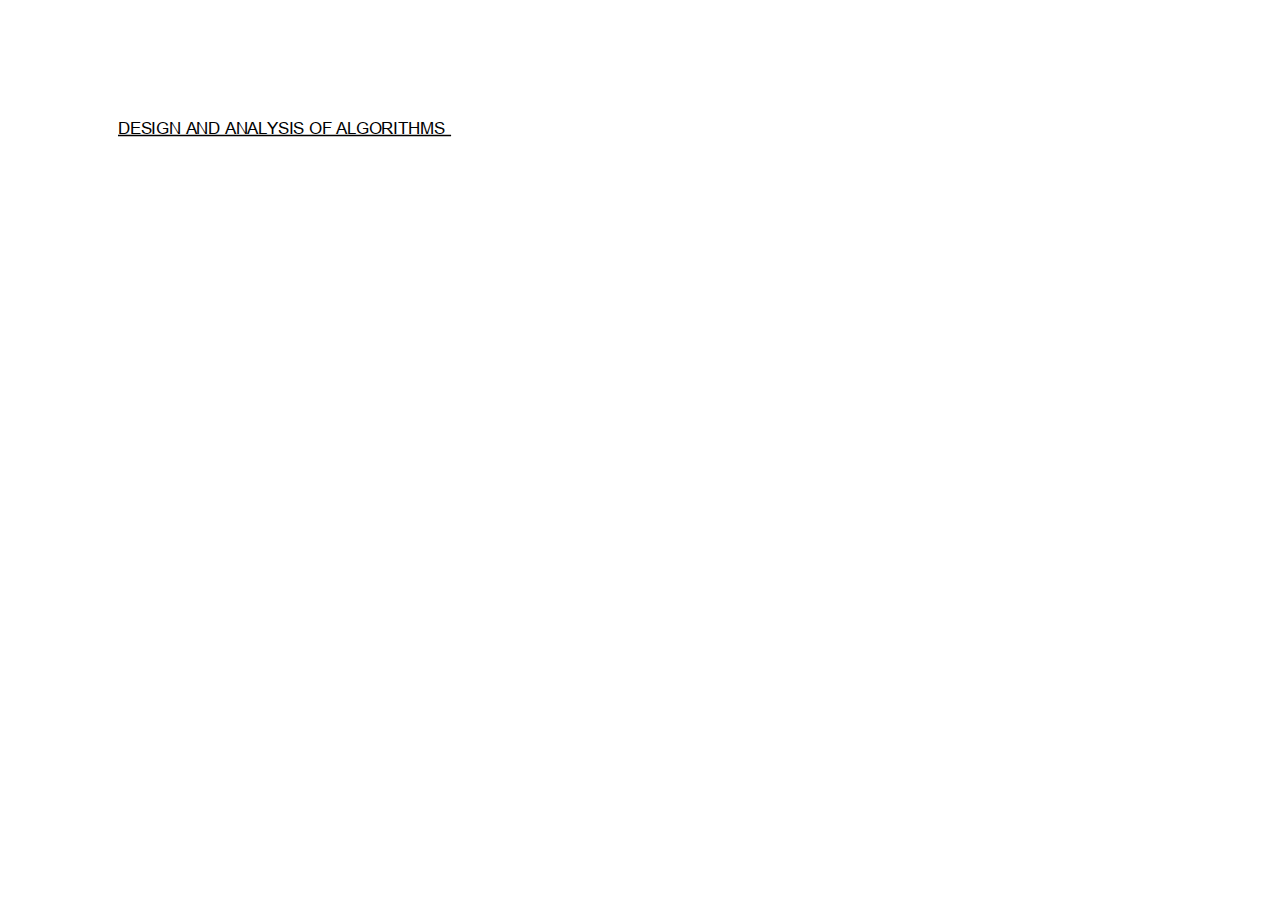
<file: OnlineLibrary/pages/course_container.html>
<!DOCTYPE html>
<html lang="en">

    <head>
        <meta charset="UTF-8">
        <meta name="viewport" content="width=device-width, initial-scale=1.0">
        <title>Learning Library</title>

        <link rel="stylesheet" href="/OnlineLibrary/styles/course_container.css">
    </head>

    <body>
        <!DOCTYPE html>
        <html lang="en">

            <head>
                <meta charset="UTF-8">
                <meta name="viewport" content="width=device-width, initial-scale=1.0">
                <title>Document</title>
            </head>

            <body>
                <iframe src="/OnlineLibrary/pdfs/sc201_1282_2020/1.html" frameborder="0" width="100%" height="100%"
                    class="notes-iframe">
                <iframe src="/OnlineLibrary/pdfs/sc201_1282_2020/1.html" frameborder="0" width="100%" height="100%"
                    class="notes-iframe"></iframe>
                </iframe>
               
            </body>

        </html>
    </body>

</html>
</file>
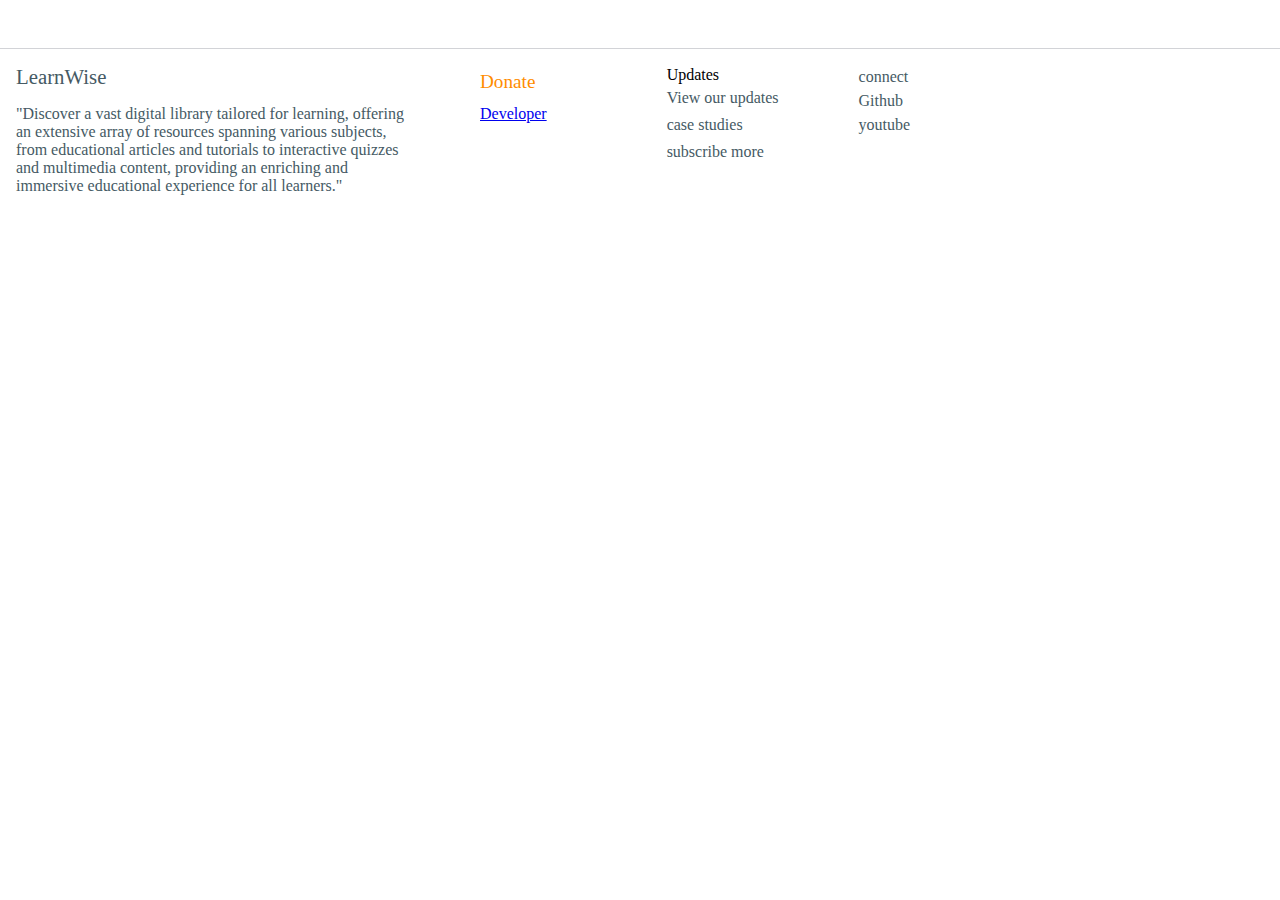
<file: OnlineLibrary/pages/footer.html>
<!DOCTYPE html>
<html lang="en">

    <head>
        <meta charset="UTF-8">
        <meta name="viewport" content="width=device-width, initial-scale=1.0">
        <title>Document</title>

        <!-- footer css link -->
        <link rel="stylesheet" href="/OnlineLibrary/styles/footer_css.css">

        <!-- styling learn log -->
        <link rel="stylesheet" href="/OnlineLibrary/styles/index.css">

        <link rel="stylesheet" href="https://cdnjs.cloudflare.com/ajax/libs/font-awesome/6.5.1/css/all.min.css"
            integrity="sha512-DTOQO9RWCH3ppGqcWaEA1BIZOC6xxalwEsw9c2QQeAIftl+Vegovlnee1c9QX4TctnWMn13TZye+giMm8e2LwA=="
            crossorigin="anonymous" referrerpolicy="no-referrer" />
    </head>

    <body>
        <div class="footer-content">
            <div class="footer-left-content">
                <div class="library-icon">
                    <span class="library-title">LearnWise</span>
                </div>
                <p class="footer-course-description">
                    "Discover a vast digital library tailored for learning, offering an extensive array of resources
                    spanning various
                    subjects, from educational articles and tutorials to interactive quizzes and multimedia content,
                    providing an enriching
                    and immersive educational experience for all learners."
                </p>
            </div>
            <div class="footer-right-content">
                <div class="donate">
                    <span class="title-span">Donate</span>
                    <a href="mailto:munyaobernard48@gmail.com">Developer</a>
                </div>
                <div class="related-content">
                    <ul>
                        <li class="list-title">Updates</li>
                        <li class="li-footer">View our updates</li>
                        <li class="li-footer">case studies</li>
                        <li class="li-footer">subscribe more</li>
                    </ul>
                </div>
                <div class="connect">
                    <span>connect</span>
                    <span class="connect-github">Github</span>
                    <span class="connect-youtube">youtube</span>
                </div>
            </div>
        </div>
    </body>

</html>
</file>
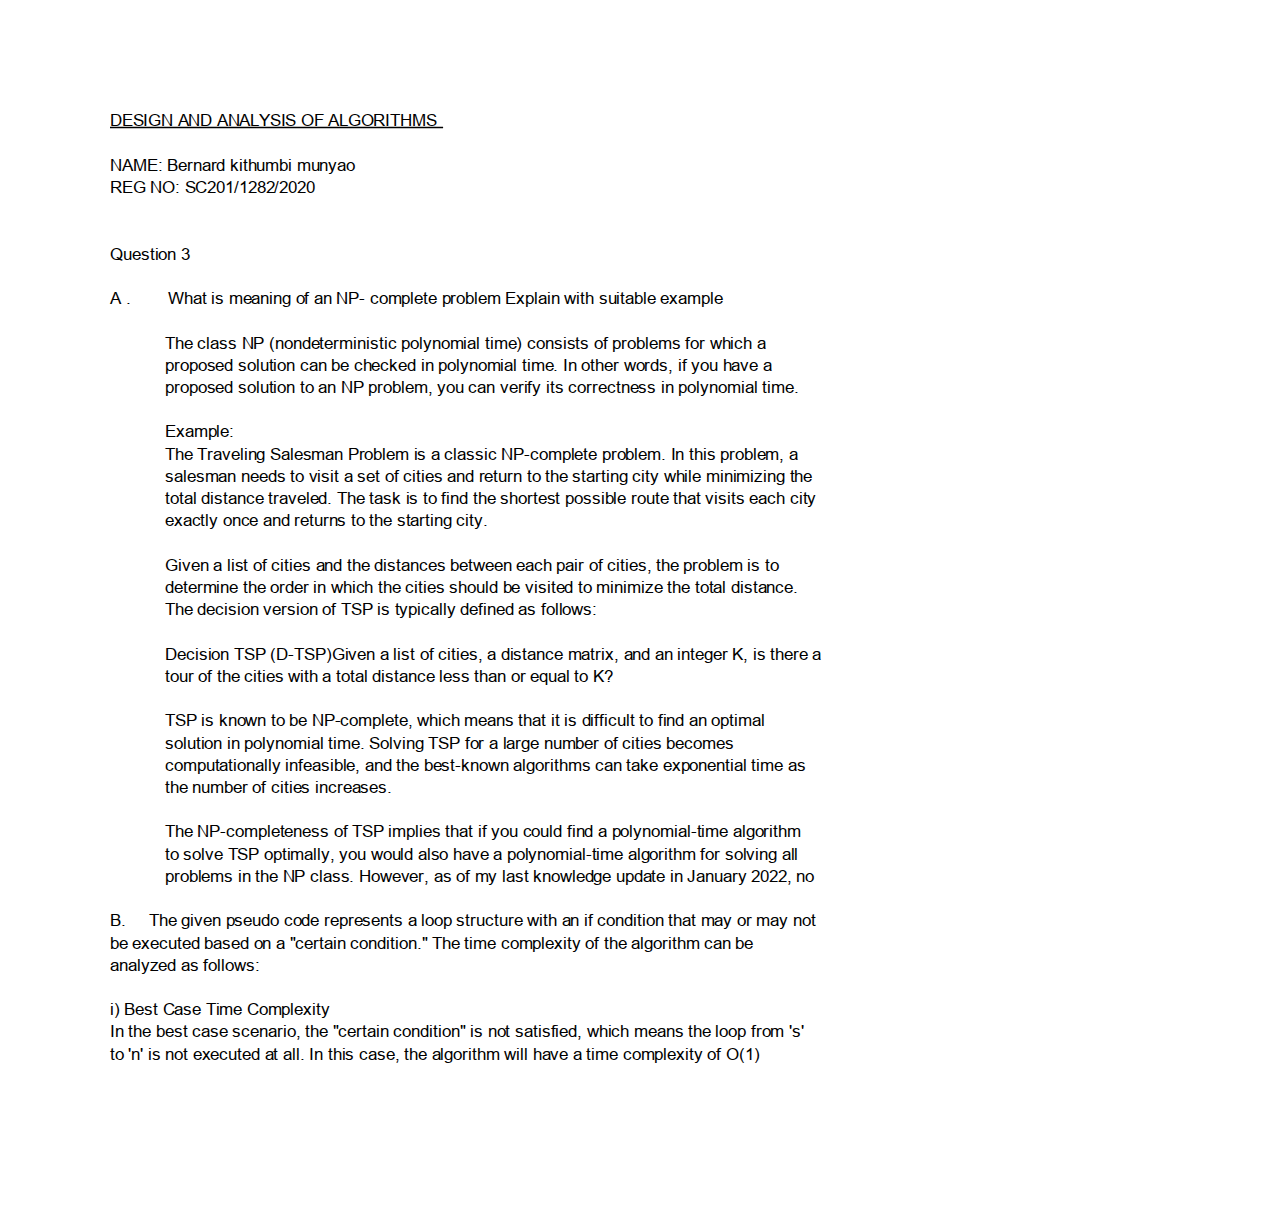
<file: OnlineLibrary/pdfs/sc201_1282_2020/1.html>
<!DOCTYPE html>
<html>
<head>
<meta http-equiv="X-UA-Compatible" content="IE=Edge" />
<meta charset="utf-8" />
</head>

<body style="margin: 0;">

<div id="p1" style="overflow: hidden; position: relative; background-color: white; width: 935px; height: 1210px;">

<!-- Begin shared CSS values -->
<style class="shared-css" type="text/css" >
.t {
	transform-origin: bottom left;
	z-index: 2;
	position: absolute;
	white-space: pre;
	overflow: visible;
	line-height: 1.5;
}
.text-container {
	white-space: pre;
}
@supports (-webkit-touch-callout: none) {
	.text-container {
		white-space: normal;
	}
}
</style>
<!-- End shared CSS values -->


<!-- Begin inline CSS -->
<style type="text/css" >

#t1_1{left:110px;bottom:1077px;letter-spacing:-0.18px;word-spacing:0.58px;}
#t2_1{left:110px;bottom:1032px;letter-spacing:-0.11px;word-spacing:0.47px;}
#t3_1{left:110px;bottom:1010px;letter-spacing:-0.11px;word-spacing:0.47px;}
#t4_1{left:110px;bottom:943px;letter-spacing:-0.1px;word-spacing:0.47px;}
#t5_1{left:110px;bottom:899px;letter-spacing:4.54px;}
#t6_1{left:168px;bottom:899px;letter-spacing:-0.1px;word-spacing:0.47px;}
#t7_1{left:165px;bottom:854px;letter-spacing:-0.09px;word-spacing:0.47px;}
#t8_1{left:165px;bottom:832px;letter-spacing:-0.09px;word-spacing:0.47px;}
#t9_1{left:165px;bottom:810px;letter-spacing:-0.09px;word-spacing:0.47px;}
#ta_1{left:165px;bottom:766px;letter-spacing:-0.11px;}
#tb_1{left:165px;bottom:743px;letter-spacing:-0.11px;word-spacing:0.49px;}
#tc_1{left:165px;bottom:721px;letter-spacing:-0.09px;word-spacing:0.47px;}
#td_1{left:165px;bottom:699px;letter-spacing:-0.09px;word-spacing:0.47px;}
#te_1{left:165px;bottom:677px;letter-spacing:-0.13px;word-spacing:0.55px;}
#tf_1{left:165px;bottom:632px;letter-spacing:-0.09px;word-spacing:0.47px;}
#tg_1{left:165px;bottom:610px;letter-spacing:-0.09px;word-spacing:0.47px;}
#th_1{left:165px;bottom:588px;letter-spacing:-0.09px;word-spacing:0.47px;}
#ti_1{left:165px;bottom:543px;letter-spacing:-0.09px;word-spacing:0.47px;}
#tj_1{left:165px;bottom:521px;letter-spacing:-0.09px;word-spacing:0.47px;}
#tk_1{left:165px;bottom:477px;letter-spacing:-0.1px;word-spacing:0.48px;}
#tl_1{left:165px;bottom:454px;letter-spacing:-0.09px;word-spacing:0.47px;}
#tm_1{left:165px;bottom:432px;letter-spacing:-0.09px;word-spacing:0.47px;}
#tn_1{left:165px;bottom:410px;letter-spacing:-0.09px;word-spacing:0.47px;}
#to_1{left:165px;bottom:366px;letter-spacing:-0.09px;word-spacing:0.47px;}
#tp_1{left:165px;bottom:343px;letter-spacing:-0.11px;word-spacing:0.51px;}
#tq_1{left:165px;bottom:321px;letter-spacing:-0.11px;word-spacing:0.51px;}
#tr_1{left:110px;bottom:277px;letter-spacing:-0.1px;}
#ts_1{left:149px;bottom:277px;letter-spacing:-0.09px;word-spacing:0.47px;}
#tt_1{left:110px;bottom:254px;letter-spacing:-0.09px;word-spacing:0.47px;}
#tu_1{left:110px;bottom:232px;letter-spacing:-0.09px;word-spacing:0.47px;}
#tv_1{left:110px;bottom:188px;letter-spacing:-0.13px;word-spacing:0.54px;}
#tw_1{left:110px;bottom:166px;letter-spacing:-0.09px;word-spacing:0.47px;}
#tx_1{left:110px;bottom:143px;letter-spacing:-0.09px;word-spacing:0.47px;}

.s0_1{font-size:17px;font-family:ArialMT_d;color:#000;}
</style>
<!-- End inline CSS -->

<!-- Begin embedded font definitions -->
<style id="fonts1" type="text/css" >

@font-face {
	font-family: ArialMT_d;
	src: url("fonts/ArialMT_d.woff") format("woff");
}

</style>
<!-- End embedded font definitions -->

<!-- Begin page background -->
<div id="pg1Overlay" style="width:100%; height:100%; position:absolute; z-index:1; background-color:rgba(0,0,0,0); -webkit-user-select: none;"></div>
<div id="pg1" style="-webkit-user-select: none;"><object width="935" height="1210" data="1/1.svg" type="image/svg+xml" id="pdf1" style="width:935px; height:1210px; -moz-transform:scale(1); z-index: 0;"></object></div>
<!-- End page background -->


<!-- Begin text definitions (Positioned/styled in CSS) -->
<div class="text-container"><span id="t1_1" class="t s0_1">DESIGN AND ANALYSIS OF ALGORITHMS </span>
<span id="t2_1" class="t s0_1">NAME: Bernard kithumbi munyao </span>
<span id="t3_1" class="t s0_1">REG NO: SC201/1282/2020 </span>
<span id="t4_1" class="t s0_1">Question 3 </span>
<span id="t5_1" class="t s0_1">A. </span><span id="t6_1" class="t s0_1">What is meaning of an NP- complete problem Explain with suitable example </span>
<span id="t7_1" class="t s0_1">The class NP (nondeterministic polynomial time) consists of problems for which a </span>
<span id="t8_1" class="t s0_1">proposed solution can be checked in polynomial time. In other words, if you have a </span>
<span id="t9_1" class="t s0_1">proposed solution to an NP problem, you can verify its correctness in polynomial time. </span>
<span id="ta_1" class="t s0_1">Example: </span>
<span id="tb_1" class="t s0_1">The Traveling Salesman Problem is a classic NP-complete problem. In this problem, a </span>
<span id="tc_1" class="t s0_1">salesman needs to visit a set of cities and return to the starting city while minimizing the </span>
<span id="td_1" class="t s0_1">total distance traveled. The task is to find the shortest possible route that visits each city </span>
<span id="te_1" class="t s0_1">exactly once and returns to the starting city. </span>
<span id="tf_1" class="t s0_1">Given a list of cities and the distances between each pair of cities, the problem is to </span>
<span id="tg_1" class="t s0_1">determine the order in which the cities should be visited to minimize the total distance. </span>
<span id="th_1" class="t s0_1">The decision version of TSP is typically defined as follows: </span>
<span id="ti_1" class="t s0_1">Decision TSP (D-TSP)Given a list of cities, a distance matrix, and an integer K, is there a </span>
<span id="tj_1" class="t s0_1">tour of the cities with a total distance less than or equal to K? </span>
<span id="tk_1" class="t s0_1">TSP is known to be NP-complete, which means that it is difficult to find an optimal </span>
<span id="tl_1" class="t s0_1">solution in polynomial time. Solving TSP for a large number of cities becomes </span>
<span id="tm_1" class="t s0_1">computationally infeasible, and the best-known algorithms can take exponential time as </span>
<span id="tn_1" class="t s0_1">the number of cities increases. </span>
<span id="to_1" class="t s0_1">The NP-completeness of TSP implies that if you could find a polynomial-time algorithm </span>
<span id="tp_1" class="t s0_1">to solve TSP optimally, you would also have a polynomial-time algorithm for solving all </span>
<span id="tq_1" class="t s0_1">problems in the NP class. However, as of my last knowledge update in January 2022, no </span>
<span id="tr_1" class="t s0_1">B. </span><span id="ts_1" class="t s0_1">The given pseudo code represents a loop structure with an if condition that may or may not </span>
<span id="tt_1" class="t s0_1">be executed based on a "certain condition." The time complexity of the algorithm can be </span>
<span id="tu_1" class="t s0_1">analyzed as follows: </span>
<span id="tv_1" class="t s0_1">i) Best Case Time Complexity </span>
<span id="tw_1" class="t s0_1">In the best case scenario, the "certain condition" is not satisfied, which means the loop from 's' </span>
<span id="tx_1" class="t s0_1">to 'n' is not executed at all. In this case, the algorithm will have a time complexity of O(1) </span></div>
<!-- End text definitions -->


</div>
</body>
</html>
</file>
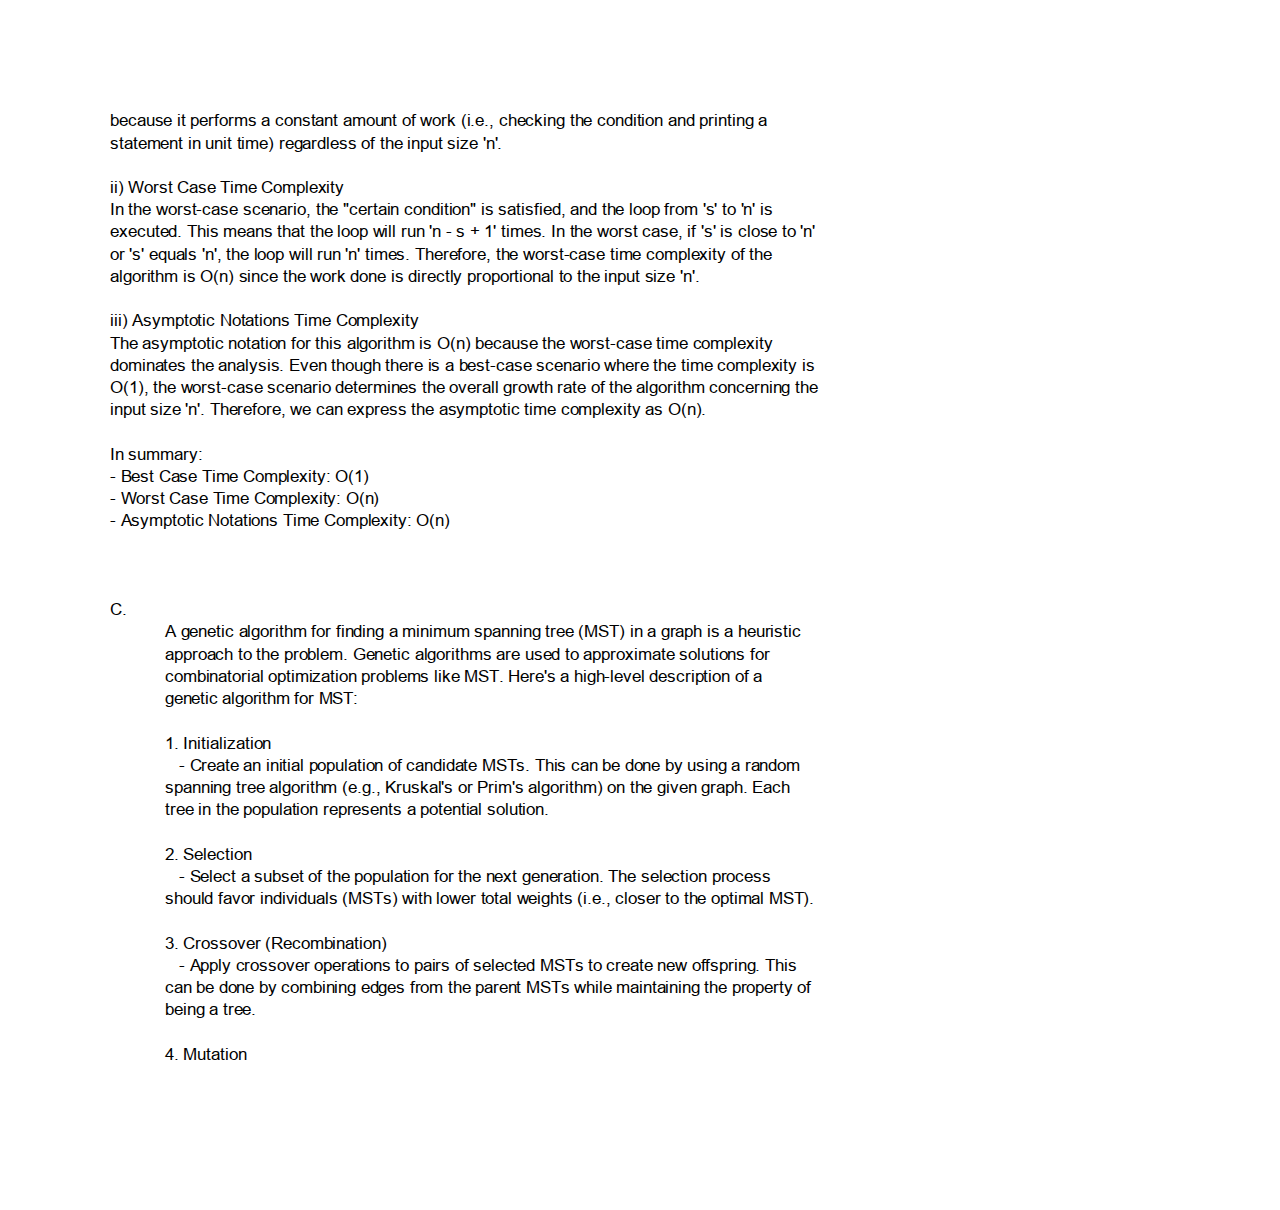
<file: OnlineLibrary/pdfs/sc201_1282_2020/2.html>
<!DOCTYPE html>
<html>
<head>
<meta http-equiv="X-UA-Compatible" content="IE=Edge" />
<meta charset="utf-8" />
</head>

<body style="margin: 0;">

<div id="p2" style="overflow: hidden; position: relative; background-color: white; width: 935px; height: 1210px;">

<!-- Begin shared CSS values -->
<style class="shared-css" type="text/css" >
.t {
	transform-origin: bottom left;
	z-index: 2;
	position: absolute;
	white-space: pre;
	overflow: visible;
	line-height: 1.5;
}
.text-container {
	white-space: pre;
}
@supports (-webkit-touch-callout: none) {
	.text-container {
		white-space: normal;
	}
}
</style>
<!-- End shared CSS values -->


<!-- Begin inline CSS -->
<style type="text/css" >

#t1_2{left:110px;bottom:1077px;letter-spacing:-0.09px;word-spacing:0.47px;}
#t2_2{left:110px;bottom:1054px;letter-spacing:-0.09px;word-spacing:0.47px;}
#t3_2{left:110px;bottom:1010px;letter-spacing:-0.14px;word-spacing:0.56px;}
#t4_2{left:110px;bottom:988px;letter-spacing:-0.08px;word-spacing:0.47px;}
#t5_2{left:110px;bottom:966px;letter-spacing:-0.08px;word-spacing:0.47px;}
#t6_2{left:110px;bottom:943px;letter-spacing:-0.09px;word-spacing:0.47px;}
#t7_2{left:110px;bottom:921px;letter-spacing:-0.09px;word-spacing:0.47px;}
#t8_2{left:110px;bottom:877px;letter-spacing:-0.11px;word-spacing:0.51px;}
#t9_2{left:110px;bottom:854px;letter-spacing:-0.09px;word-spacing:0.47px;}
#ta_2{left:110px;bottom:832px;letter-spacing:-0.09px;word-spacing:0.47px;}
#tb_2{left:110px;bottom:810px;letter-spacing:-0.09px;word-spacing:0.47px;}
#tc_2{left:110px;bottom:788px;letter-spacing:-0.09px;word-spacing:0.47px;}
#td_2{left:110px;bottom:743px;letter-spacing:-0.1px;word-spacing:0.47px;}
#te_2{left:110px;bottom:721px;letter-spacing:-0.13px;word-spacing:0.53px;}
#tf_2{left:110px;bottom:699px;letter-spacing:-0.14px;word-spacing:0.55px;}
#tg_2{left:110px;bottom:677px;letter-spacing:-0.11px;word-spacing:0.51px;}
#th_2{left:110px;bottom:588px;letter-spacing:-0.11px;}
#ti_2{left:165px;bottom:566px;letter-spacing:-0.09px;word-spacing:0.47px;}
#tj_2{left:165px;bottom:543px;letter-spacing:-0.09px;word-spacing:0.47px;}
#tk_2{left:165px;bottom:521px;letter-spacing:-0.12px;word-spacing:0.53px;}
#tl_2{left:165px;bottom:499px;letter-spacing:-0.19px;word-spacing:0.67px;}
#tm_2{left:165px;bottom:454px;letter-spacing:-0.08px;word-spacing:0.47px;}
#tn_2{left:179px;bottom:432px;letter-spacing:-0.13px;word-spacing:0.54px;}
#to_2{left:165px;bottom:410px;letter-spacing:-0.09px;word-spacing:0.47px;}
#tp_2{left:165px;bottom:388px;letter-spacing:-0.09px;word-spacing:0.47px;}
#tq_2{left:165px;bottom:343px;letter-spacing:-0.09px;word-spacing:0.47px;}
#tr_2{left:179px;bottom:321px;letter-spacing:-0.09px;word-spacing:0.47px;}
#ts_2{left:165px;bottom:299px;letter-spacing:-0.12px;word-spacing:0.53px;}
#tt_2{left:165px;bottom:254px;letter-spacing:-0.1px;word-spacing:0.47px;}
#tu_2{left:179px;bottom:232px;letter-spacing:-0.13px;word-spacing:0.55px;}
#tv_2{left:165px;bottom:210px;letter-spacing:-0.13px;word-spacing:0.54px;}
#tw_2{left:165px;bottom:188px;letter-spacing:-0.09px;word-spacing:0.47px;}
#tx_2{left:165px;bottom:143px;letter-spacing:-0.09px;word-spacing:0.47px;}

.s0_2{font-size:17px;font-family:ArialMT_d;color:#000;}
</style>
<!-- End inline CSS -->

<!-- Begin embedded font definitions -->
<style id="fonts2" type="text/css" >

@font-face {
	font-family: ArialMT_d;
	src: url("fonts/ArialMT_d.woff") format("woff");
}

</style>
<!-- End embedded font definitions -->

<!-- Begin page background -->
<div id="pg2Overlay" style="width:100%; height:100%; position:absolute; z-index:1; background-color:rgba(0,0,0,0); -webkit-user-select: none;"></div>
<div id="pg2" style="-webkit-user-select: none;"><object width="935" height="1210" data="2/2.svg" type="image/svg+xml" id="pdf2" style="width:935px; height:1210px; -moz-transform:scale(1); z-index: 0;"></object></div>
<!-- End page background -->


<!-- Begin text definitions (Positioned/styled in CSS) -->
<div class="text-container"><span id="t1_2" class="t s0_2">because it performs a constant amount of work (i.e., checking the condition and printing a </span>
<span id="t2_2" class="t s0_2">statement in unit time) regardless of the input size 'n'. </span>
<span id="t3_2" class="t s0_2">ii) Worst Case Time Complexity </span>
<span id="t4_2" class="t s0_2">In the worst-case scenario, the "certain condition" is satisfied, and the loop from 's' to 'n' is </span>
<span id="t5_2" class="t s0_2">executed. This means that the loop will run 'n - s + 1' times. In the worst case, if 's' is close to 'n' </span>
<span id="t6_2" class="t s0_2">or 's' equals 'n', the loop will run 'n' times. Therefore, the worst-case time complexity of the </span>
<span id="t7_2" class="t s0_2">algorithm is O(n) since the work done is directly proportional to the input size 'n'. </span>
<span id="t8_2" class="t s0_2">iii) Asymptotic Notations Time Complexity </span>
<span id="t9_2" class="t s0_2">The asymptotic notation for this algorithm is O(n) because the worst-case time complexity </span>
<span id="ta_2" class="t s0_2">dominates the analysis. Even though there is a best-case scenario where the time complexity is </span>
<span id="tb_2" class="t s0_2">O(1), the worst-case scenario determines the overall growth rate of the algorithm concerning the </span>
<span id="tc_2" class="t s0_2">input size 'n'. Therefore, we can express the asymptotic time complexity as O(n). </span>
<span id="td_2" class="t s0_2">In summary: </span>
<span id="te_2" class="t s0_2">- Best Case Time Complexity: O(1) </span>
<span id="tf_2" class="t s0_2">- Worst Case Time Complexity: O(n) </span>
<span id="tg_2" class="t s0_2">- Asymptotic Notations Time Complexity: O(n) </span>
<span id="th_2" class="t s0_2">C. </span>
<span id="ti_2" class="t s0_2">A genetic algorithm for finding a minimum spanning tree (MST) in a graph is a heuristic </span>
<span id="tj_2" class="t s0_2">approach to the problem. Genetic algorithms are used to approximate solutions for </span>
<span id="tk_2" class="t s0_2">combinatorial optimization problems like MST. Here's a high-level description of a </span>
<span id="tl_2" class="t s0_2">genetic algorithm for MST: </span>
<span id="tm_2" class="t s0_2">1. Initialization </span>
<span id="tn_2" class="t s0_2">- Create an initial population of candidate MSTs. This can be done by using a random </span>
<span id="to_2" class="t s0_2">spanning tree algorithm (e.g., Kruskal's or Prim's algorithm) on the given graph. Each </span>
<span id="tp_2" class="t s0_2">tree in the population represents a potential solution. </span>
<span id="tq_2" class="t s0_2">2. Selection </span>
<span id="tr_2" class="t s0_2">- Select a subset of the population for the next generation. The selection process </span>
<span id="ts_2" class="t s0_2">should favor individuals (MSTs) with lower total weights (i.e., closer to the optimal MST). </span>
<span id="tt_2" class="t s0_2">3. Crossover (Recombination) </span>
<span id="tu_2" class="t s0_2">- Apply crossover operations to pairs of selected MSTs to create new offspring. This </span>
<span id="tv_2" class="t s0_2">can be done by combining edges from the parent MSTs while maintaining the property of </span>
<span id="tw_2" class="t s0_2">being a tree. </span>
<span id="tx_2" class="t s0_2">4. Mutation </span></div>
<!-- End text definitions -->


</div>
</body>
</html>
</file>
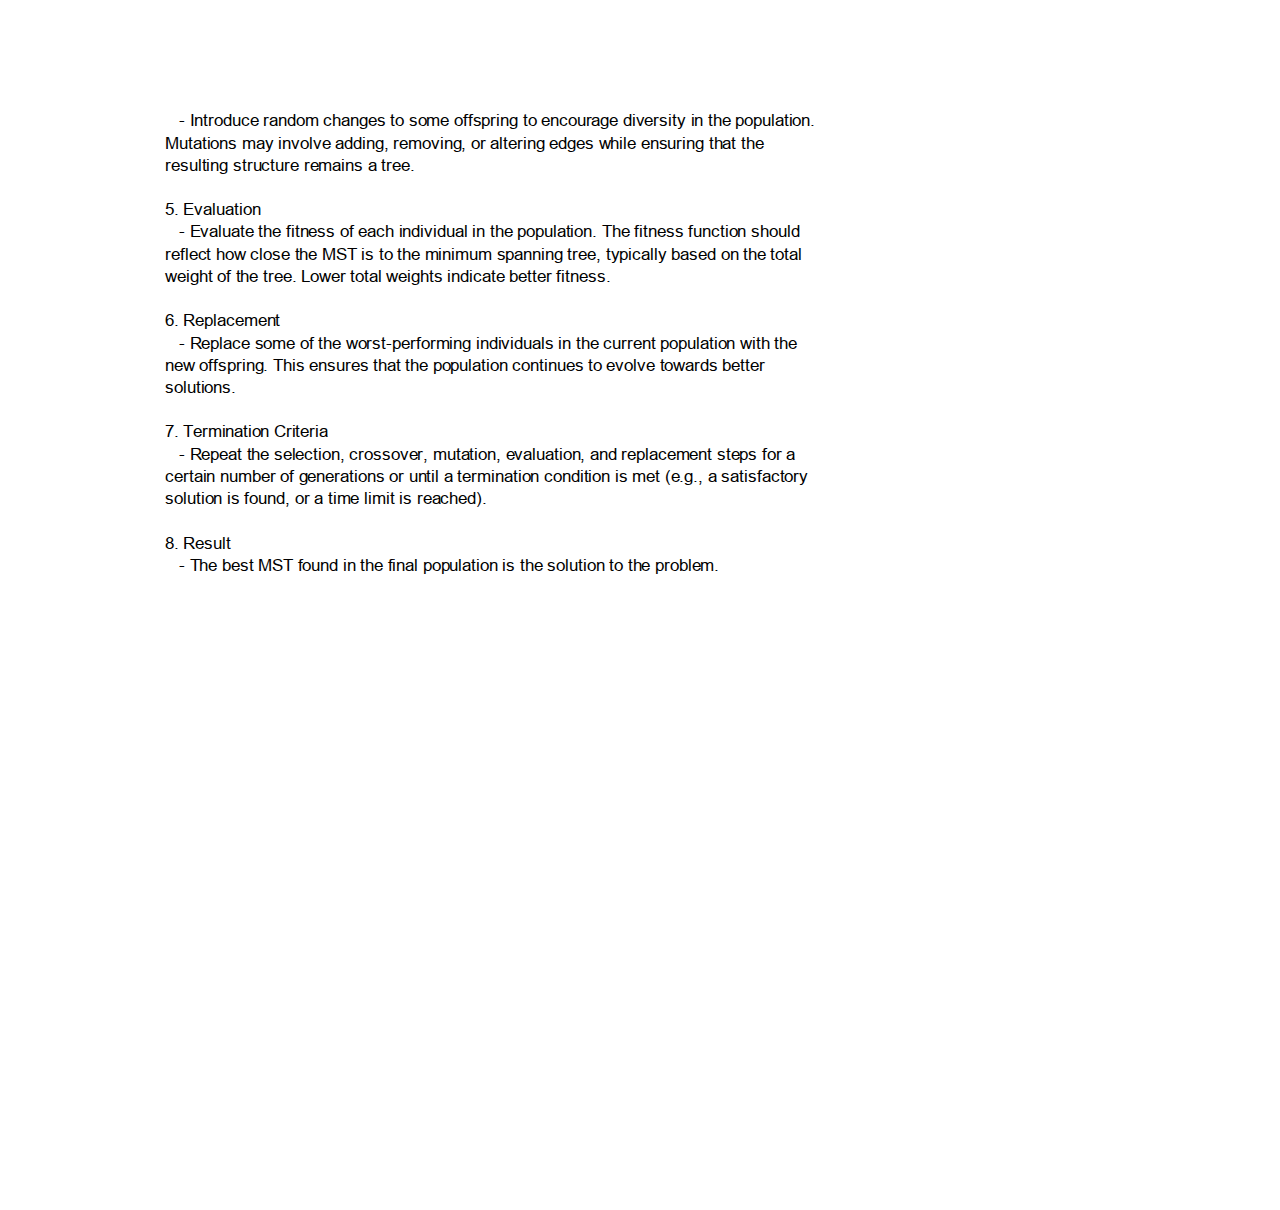
<file: OnlineLibrary/pdfs/sc201_1282_2020/3.html>
<!DOCTYPE html>
<html>
<head>
<meta http-equiv="X-UA-Compatible" content="IE=Edge" />
<meta charset="utf-8" />
</head>

<body style="margin: 0;">

<div id="p3" style="overflow: hidden; position: relative; background-color: white; width: 935px; height: 1210px;">

<!-- Begin shared CSS values -->
<style class="shared-css" type="text/css" >
.t {
	transform-origin: bottom left;
	z-index: 2;
	position: absolute;
	white-space: pre;
	overflow: visible;
	line-height: 1.5;
}
.text-container {
	white-space: pre;
}
@supports (-webkit-touch-callout: none) {
	.text-container {
		white-space: normal;
	}
}
</style>
<!-- End shared CSS values -->


<!-- Begin inline CSS -->
<style type="text/css" >

#t1_3{left:179px;bottom:1077px;letter-spacing:-0.1px;word-spacing:0.48px;}
#t2_3{left:165px;bottom:1054px;letter-spacing:-0.09px;word-spacing:0.47px;}
#t3_3{left:165px;bottom:1032px;letter-spacing:-0.09px;word-spacing:0.47px;}
#t4_3{left:165px;bottom:988px;letter-spacing:-0.09px;word-spacing:0.47px;}
#t5_3{left:179px;bottom:966px;letter-spacing:-0.09px;word-spacing:0.47px;}
#t6_3{left:165px;bottom:943px;letter-spacing:-0.09px;word-spacing:0.47px;}
#t7_3{left:165px;bottom:921px;letter-spacing:-0.09px;word-spacing:0.47px;}
#t8_3{left:165px;bottom:877px;letter-spacing:-0.1px;word-spacing:0.47px;}
#t9_3{left:179px;bottom:854px;letter-spacing:-0.09px;word-spacing:0.47px;}
#ta_3{left:165px;bottom:832px;letter-spacing:-0.1px;word-spacing:0.48px;}
#tb_3{left:165px;bottom:810px;letter-spacing:-0.09px;}
#tc_3{left:165px;bottom:766px;letter-spacing:-0.19px;word-spacing:0.68px;}
#td_3{left:179px;bottom:743px;letter-spacing:-0.11px;word-spacing:0.5px;}
#te_3{left:165px;bottom:721px;letter-spacing:-0.09px;word-spacing:0.47px;}
#tf_3{left:165px;bottom:699px;letter-spacing:-0.08px;word-spacing:0.47px;}
#tg_3{left:165px;bottom:654px;letter-spacing:-0.09px;word-spacing:0.47px;}
#th_3{left:179px;bottom:632px;letter-spacing:-0.09px;word-spacing:0.47px;}

.s0_3{font-size:17px;font-family:ArialMT_d;color:#000;}
</style>
<!-- End inline CSS -->

<!-- Begin embedded font definitions -->
<style id="fonts3" type="text/css" >

@font-face {
	font-family: ArialMT_d;
	src: url("fonts/ArialMT_d.woff") format("woff");
}

</style>
<!-- End embedded font definitions -->

<!-- Begin page background -->
<div id="pg3Overlay" style="width:100%; height:100%; position:absolute; z-index:1; background-color:rgba(0,0,0,0); -webkit-user-select: none;"></div>
<div id="pg3" style="-webkit-user-select: none;"><object width="935" height="1210" data="3/3.svg" type="image/svg+xml" id="pdf3" style="width:935px; height:1210px; -moz-transform:scale(1); z-index: 0;"></object></div>
<!-- End page background -->


<!-- Begin text definitions (Positioned/styled in CSS) -->
<div class="text-container"><span id="t1_3" class="t s0_3">- Introduce random changes to some offspring to encourage diversity in the population. </span>
<span id="t2_3" class="t s0_3">Mutations may involve adding, removing, or altering edges while ensuring that the </span>
<span id="t3_3" class="t s0_3">resulting structure remains a tree. </span>
<span id="t4_3" class="t s0_3">5. Evaluation </span>
<span id="t5_3" class="t s0_3">- Evaluate the fitness of each individual in the population. The fitness function should </span>
<span id="t6_3" class="t s0_3">reflect how close the MST is to the minimum spanning tree, typically based on the total </span>
<span id="t7_3" class="t s0_3">weight of the tree. Lower total weights indicate better fitness. </span>
<span id="t8_3" class="t s0_3">6. Replacement </span>
<span id="t9_3" class="t s0_3">- Replace some of the worst-performing individuals in the current population with the </span>
<span id="ta_3" class="t s0_3">new offspring. This ensures that the population continues to evolve towards better </span>
<span id="tb_3" class="t s0_3">solutions. </span>
<span id="tc_3" class="t s0_3">7. Termination Criteria </span>
<span id="td_3" class="t s0_3">- Repeat the selection, crossover, mutation, evaluation, and replacement steps for a </span>
<span id="te_3" class="t s0_3">certain number of generations or until a termination condition is met (e.g., a satisfactory </span>
<span id="tf_3" class="t s0_3">solution is found, or a time limit is reached). </span>
<span id="tg_3" class="t s0_3">8. Result </span>
<span id="th_3" class="t s0_3">- The best MST found in the final population is the solution to the problem. </span></div>
<!-- End text definitions -->


</div>
</body>
</html>
</file>
<file: OnlineLibrary/styles/index.css>
:root{--study-library-body-background: #fff;--study-library-nav-text-color: #f8f9fa;--study-library-page-box-shadow: none;--study-library-link-text-decoration-hover: underline;--study-library-link-color: #3740ff;--study-library-border: #d2d3d7;--study-library-header-lower-box-shadow: 0 1px #d2d3d7;--study-library-upper-tab-marker-color: #6001ff;--study-library-upper-tab-marker-color-inactive: #6001ff;--study-library-card-border-radius: 10px;--study-library-card-border: 1px solid #d2d3d7;--study-library-button-background-hover: #f8faff;--study-library-button-primary-box-shadow-hover: none;--study-library-primary-text-color: #202124;--study-library-progress-bar-color: #f9ab00;--study-library-foreground-color: #455a64;--study-library-primary-text-color: #202124}:root{--nav-logo-items-color-on-hover: rgba(0, 0, 0, 0.7);--nav-items-hover-color:rgba(0, 0, 0, 0.6)}body{background-color:var(--study-library-body-background);padding:0;margin:0}.main-container{display:grid;grid-template-columns:repeat(4, 1fr);gap:1px}.navigation{grid-column:span 4;height:4rem;position:fixed;top:0;left:0;width:100%;background-color:#fff;box-shadow:0 2px 4px rgba(0,0,0,.1);z-index:1000}.nav-content{position:relative;margin:0 2rem;top:50%}.library-icon{font-size:1.3rem;cursor:pointer}.library-icon .fa-book{margin-right:.3rem;color:var(--study-library-link-color)}.nav-content-items{position:absolute;width:100%;display:flex;justify-content:space-between}li.nav-item>a{cursor:pointer;color:var(--nav-items-hover-color);text-decoration:none;transition:color .3s ease;font-size:initial}li>a:hover{color:#000}.navigation-items{display:flex;gap:2rem;margin-top:-1px}.navigation-items li.nav-item{list-style-type:none;cursor:pointer}.active-page{border-bottom:2px solid var(--study-library-link-color);padding-bottom:14px}.main-content{grid-column:span 4;height:-moz-max-content;height:max-content;margin-top:4rem}.footer-container{grid-column:span 4;height:10rem}div[class=search-box]{position:relative;width:-moz-max-content;width:max-content;background-color:var(--study-library-border);margin-top:-10px;display:flex;height:2.3rem;justify-content:center;align-items:center;padding-left:1rem;border-radius:5px}div[class=search-box] input.search-box{position:relative;border:none;background-color:var(--study-library-border);outline:none;font-size:1.1rem;margin:10px;color:rgba(0,0,0,.8)}div[class=search-box] .search-term-icon{color:rgba(0,0,0,.6)}.right-nav-content .page-language{display:flex;gap:1rem}.right-nav-content .page-language .lang-container{position:relative;border:1px solid var(--study-library-border);padding:5px 6px;margin-top:-5px}.right-nav-content .page-language .lang-container .choose-lang-icon{font-size:.7rem;transform:rotate(90deg);color:var(--nav-items-hover-color);margin-left:5px}.lang-container:hover{background-color:var(--study-library-border);cursor:pointer}.lang-container:hover .fa-greater-than{color:#000}div.sign-in{text-transform:uppercase;cursor:pointer;color:#000;transition:all .3s ease}div.sign-in:hover{color:var(--study-library-link-color)}
</file>
<file: OnlineLibrary/styles/page_sections.css>
.page-section{height:-moz-max-content;height:max-content;position:relative}:root{--grid-container-border-color:rgba(0, 128, 0, .7);--btn-background-color:#3740ff;--study-library-border: #d2d3d7}.page-content{width:100%;position:relative;justify-self:center;align-items:center;display:flex;flex-direction:column;gap:4rem}.page-content .page-content-top{width:50vw;display:flex;flex-direction:column;justify-content:center;align-items:center}.page-content .page-content-top .page-introduction{text-align:center;line-height:1.2}.page-container-content{display:grid;grid-template-columns:repeat(3, 1fr);gap:1.5rem;width:80%;justify-content:center;align-items:center}.course-container{position:relative;width:25rem;height:25rem;border:1px solid var(--study-library-border);border-radius:5px;padding:5px}.course-container .grid-container-title{font-size:2rem;font-weight:700;margin-bottom:8rem}.course-container .grid-container-title span{display:block;background:linear-gradient(45deg, #c90eb0, #0000ff, #04eb6c);-webkit-background-clip:text;-webkit-text-fill-color:rgba(0,0,0,0)}.course-container .study-course{background-color:var(--btn-background-color);width:-moz-max-content;width:max-content;padding:5px;font-size:1.2rem;border-radius:5px}.course-container .start-course-link{position:absolute;padding:5px;color:var(--btn-background-color);bottom:10px;text-decoration:none;font-size:1.3rem;cursor:pointer;border-radius:5px}.course-container:hover{background-color:var(--study-library-border)}
</file>
<file: OnlineLibrary/styles/footer_css.css>
:root{--study-library-foreground-color: #455a64;--study-library-link-color: #3740ff;--study-library-nav-text-color: #f8f9fa;--study-library-border: #d2d3d7}.footer-content{width:100%;height:-moz-max-content;height:max-content;border-top:1px solid var(--study-library-border);margin-top:3rem;padding:1rem;display:flex;gap:2rem;color:#455a64}.footer-left-content{width:25rem}.footer-right-content{margin-left:2rem;display:flex;gap:5rem;flex-direction:row}.donate{line-height:1.8}.title-span{display:block;cursor:pointer;color:#ff8c00;font-size:1.2rem;transition:all .3s ease-in-out}.title-span:hover{font-weight:700;border-bottom:2px solid var(--study-library-foreground-color)}.related-content>ul li{list-style-type:none}.list-title{color:#000;margin-top:-15px}.li-footer{line-height:1.7;color:var(--study-library-foreground-color);transition:all .5s ease-in-out}.li-footer:hover{color:blue;cursor:pointer;border-bottom:2px solid var(--study-library-link-color)}.connect{display:flex;flex-direction:column;line-height:1.5}
</file>
<file: OnlineLibrary/styles/course_container.css>
body{display:flex;justify-content:center;flex-direction:column;align-items:center}.notes-iframe{width:100%;height:100%}
</file>
